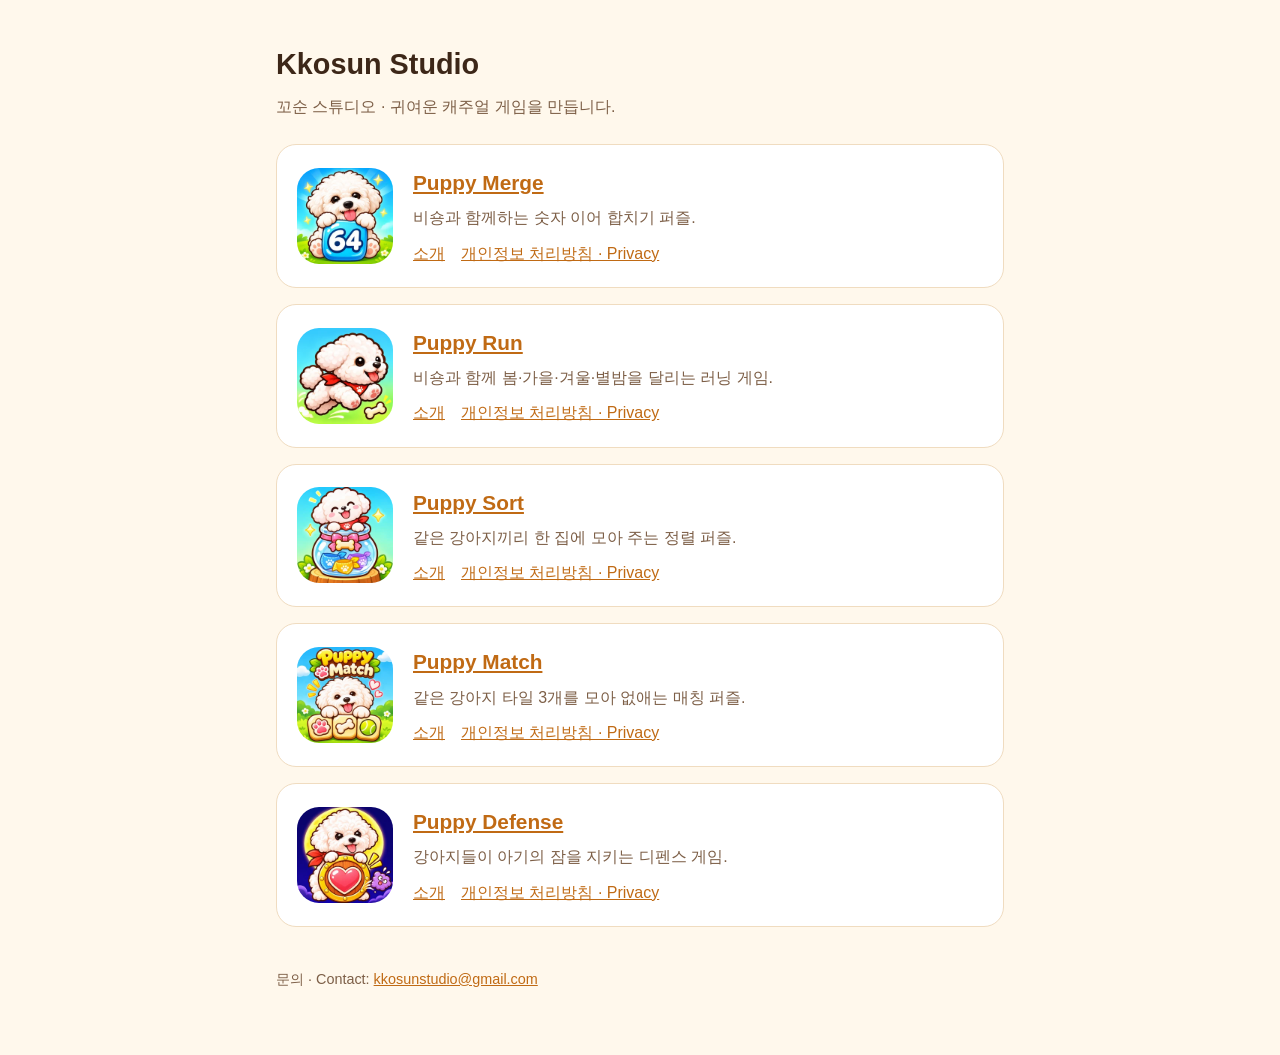
<file: index.html>
<!doctype html>
<html lang="ko">
<head>
<meta charset="utf-8">
<meta name="viewport" content="width=device-width, initial-scale=1">
<title>Kkosun Studio</title>
<meta name="description" content="Kkosun Studio(꼬순 스튜디오) — 귀여운 캐주얼 게임을 만듭니다.">
<link rel="stylesheet" href="/assets/site.css">
</head>
<body>
<main>
  <h1>Kkosun Studio</h1>
  <p class="lead">꼬순 스튜디오 · 귀여운 캐주얼 게임을 만듭니다.</p>

  <!-- 앱 목록: 새 앱은 아래 카드를 복사해서 추가 -->
  <div class="apps">
    <section class="app">
      <img src="/img/puppy-merge.webp" alt="Puppy Merge 아이콘">
      <div>
        <h2><a href="/puppy-merge/">Puppy Merge</a></h2>
        <p>비숑과 함께하는 숫자 이어 합치기 퍼즐.</p>
        <div class="links">
          <a href="/puppy-merge/">소개</a>
          <a href="/puppy-merge/privacy/">개인정보 처리방침 · Privacy</a>
        </div>
      </div>
    </section>
    <section class="app">
      <img src="/img/puppy-run.webp" alt="Puppy Run 아이콘">
      <div>
        <h2><a href="/puppy-run/">Puppy Run</a></h2>
        <p>비숑과 함께 봄·가을·겨울·별밤을 달리는 러닝 게임.</p>
        <div class="links">
          <a href="/puppy-run/">소개</a>
          <a href="/puppy-run/privacy/">개인정보 처리방침 · Privacy</a>
        </div>
      </div>
    </section>
    <section class="app">
      <img src="/img/puppy-sort.webp" alt="Puppy Sort 아이콘">
      <div>
        <h2><a href="/puppy-sort/">Puppy Sort</a></h2>
        <p>같은 강아지끼리 한 집에 모아 주는 정렬 퍼즐.</p>
        <div class="links">
          <a href="/puppy-sort/">소개</a>
          <a href="/puppy-sort/privacy/">개인정보 처리방침 · Privacy</a>
        </div>
      </div>
    </section>
    <section class="app">
      <img src="/img/puppy-match.webp" alt="Puppy Match 아이콘">
      <div>
        <h2><a href="/puppy-match/">Puppy Match</a></h2>
        <p>같은 강아지 타일 3개를 모아 없애는 매칭 퍼즐.</p>
        <div class="links">
          <a href="/puppy-match/">소개</a>
          <a href="/puppy-match/privacy/">개인정보 처리방침 · Privacy</a>
        </div>
      </div>
    </section>
    <section class="app">
      <img src="/img/puppy-defense.webp" alt="Puppy Defense 아이콘">
      <div>
        <h2><a href="/puppy-defense/">Puppy Defense</a></h2>
        <p>강아지들이 아기의 잠을 지키는 디펜스 게임.</p>
        <div class="links">
          <a href="/puppy-defense/">소개</a>
          <a href="/puppy-defense/privacy/">개인정보 처리방침 · Privacy</a>
        </div>
      </div>
    </section>
  </div>

  <footer>문의 · Contact: <a href="mailto:kkosunstudio@gmail.com">kkosunstudio@gmail.com</a></footer>
</main>
</body>
</html>
</file>
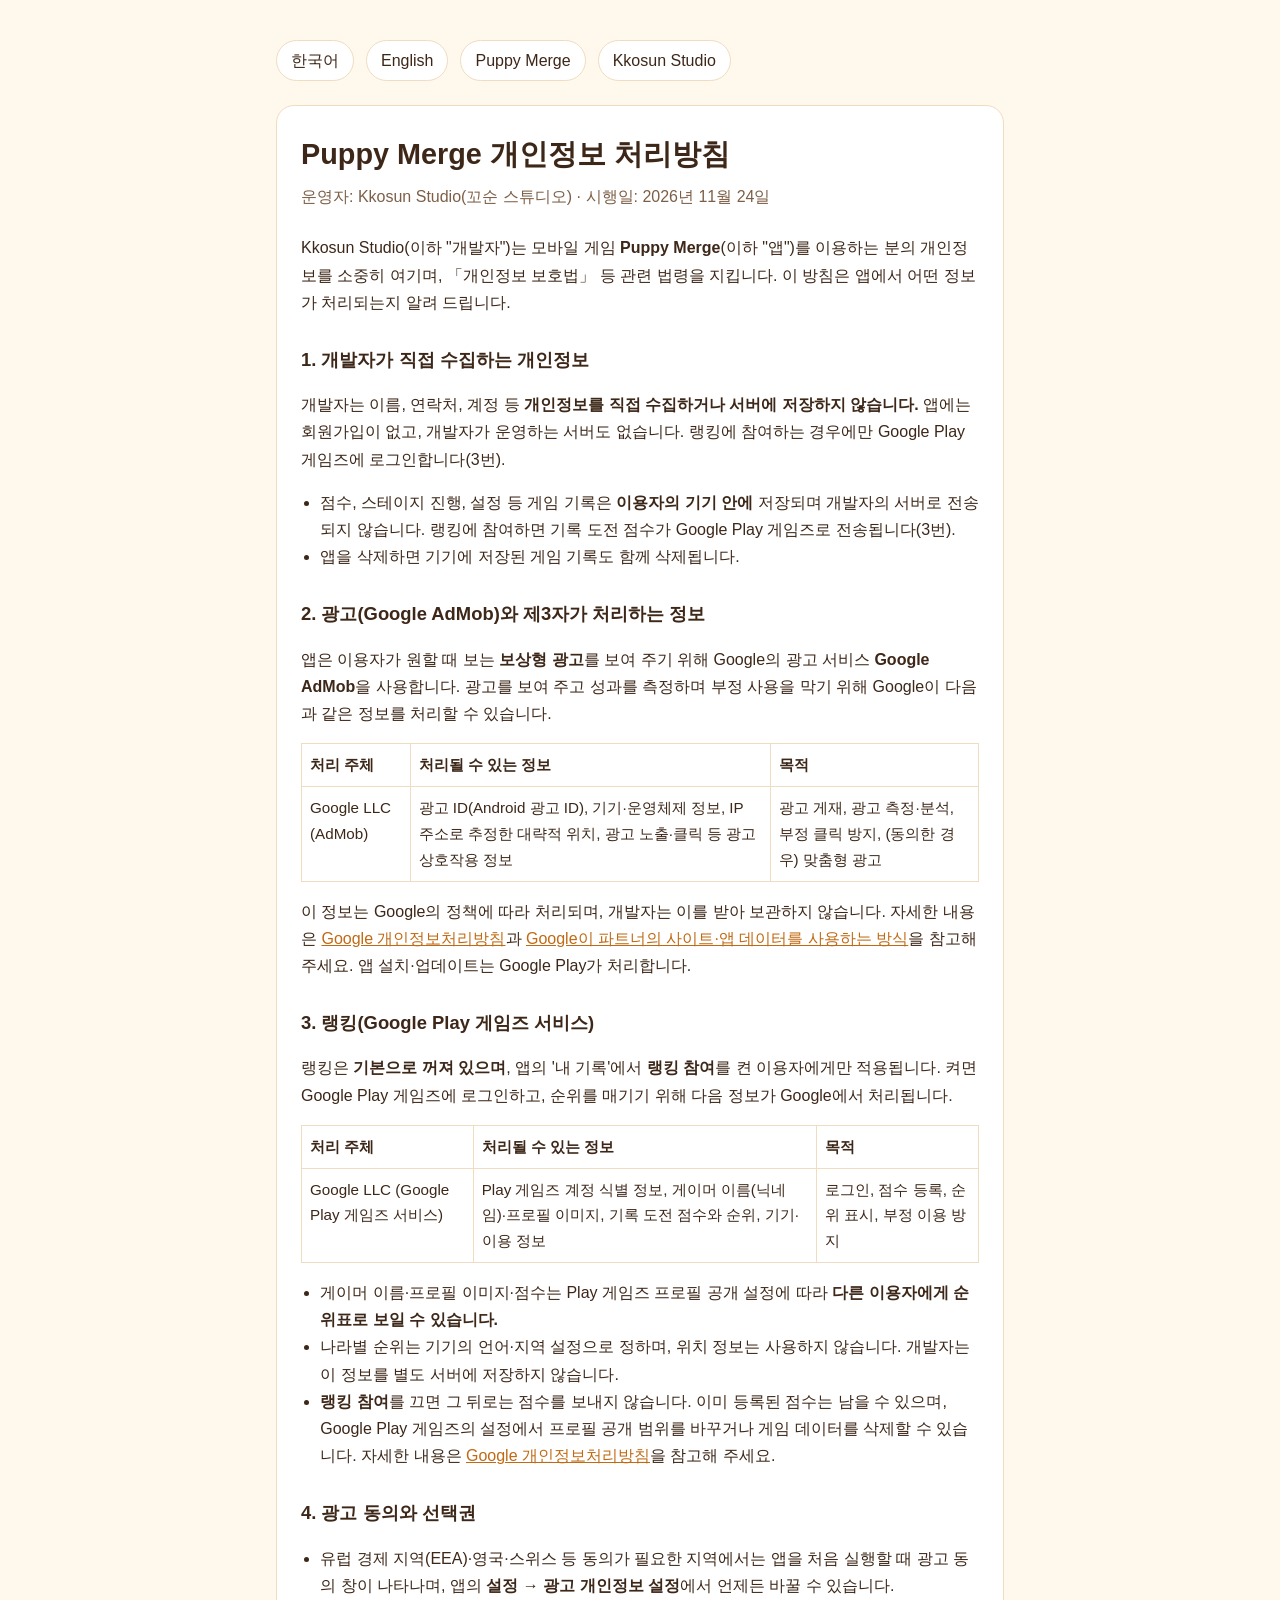
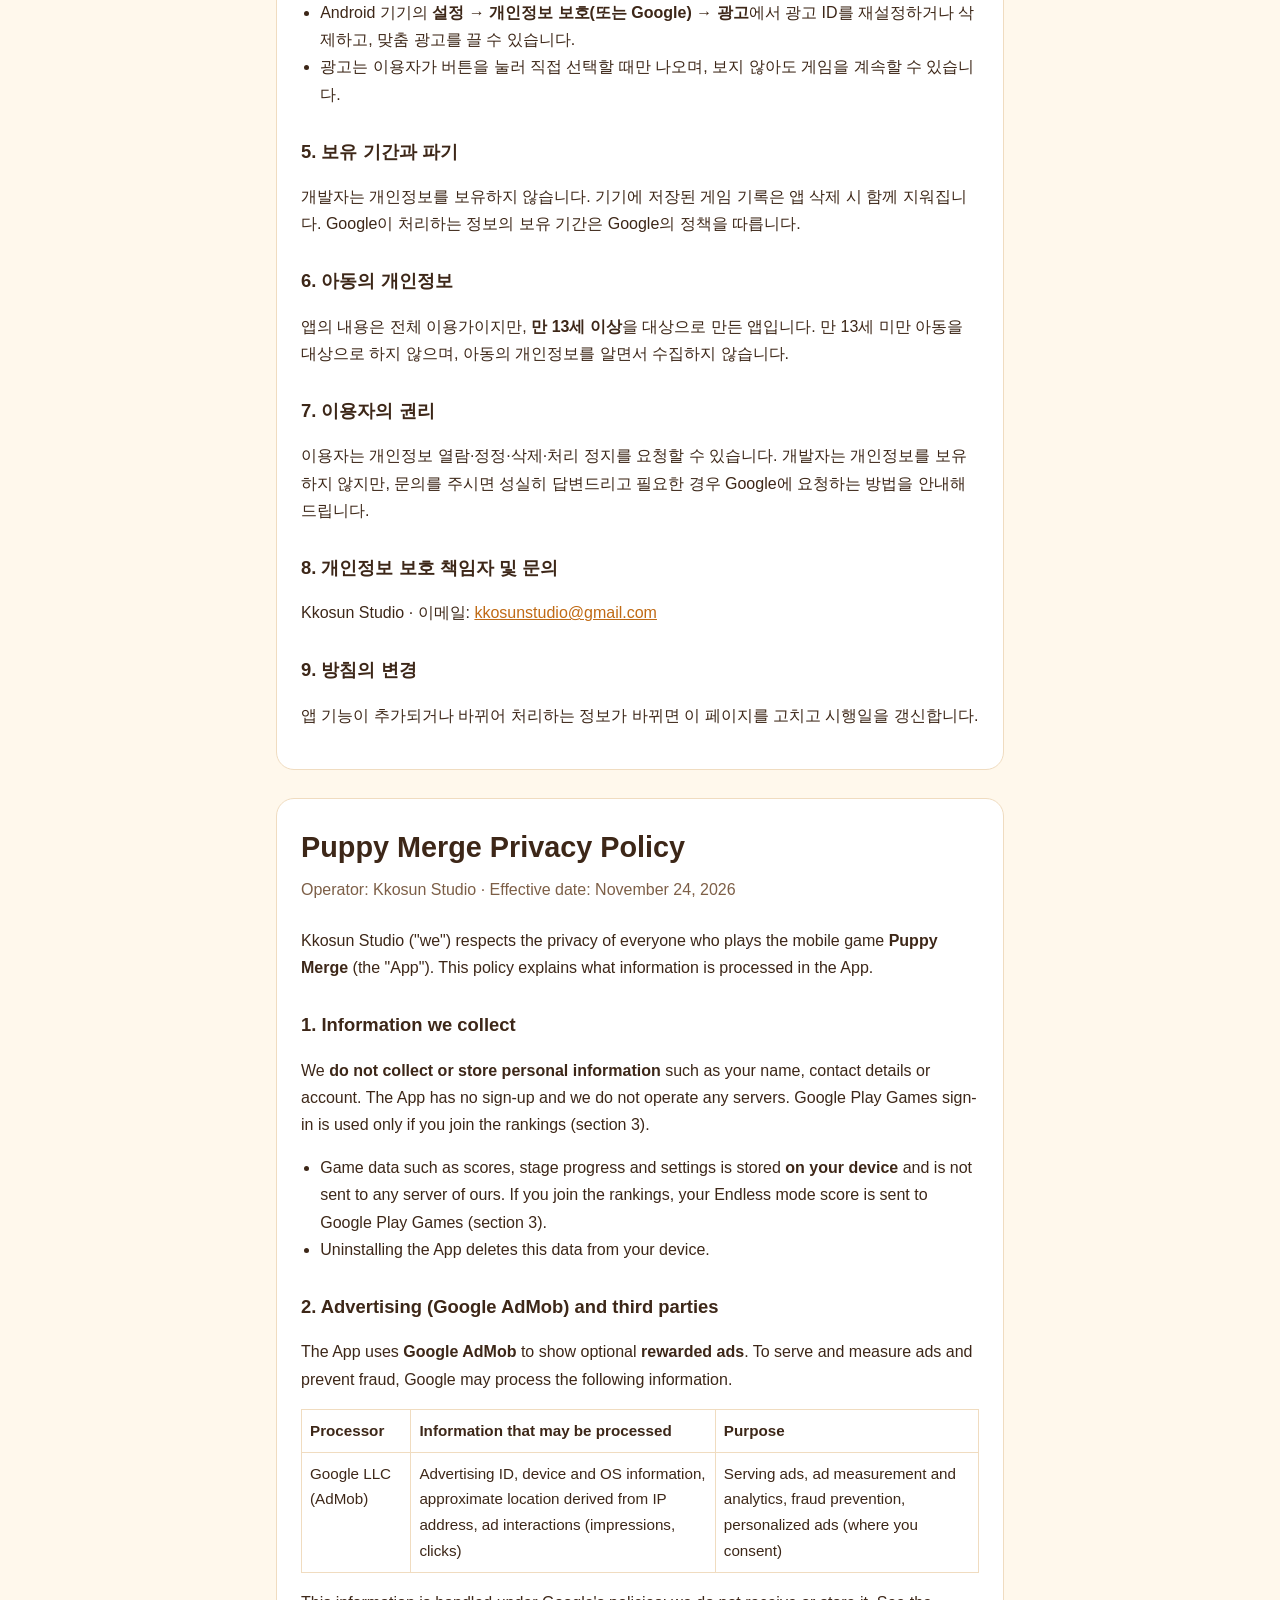
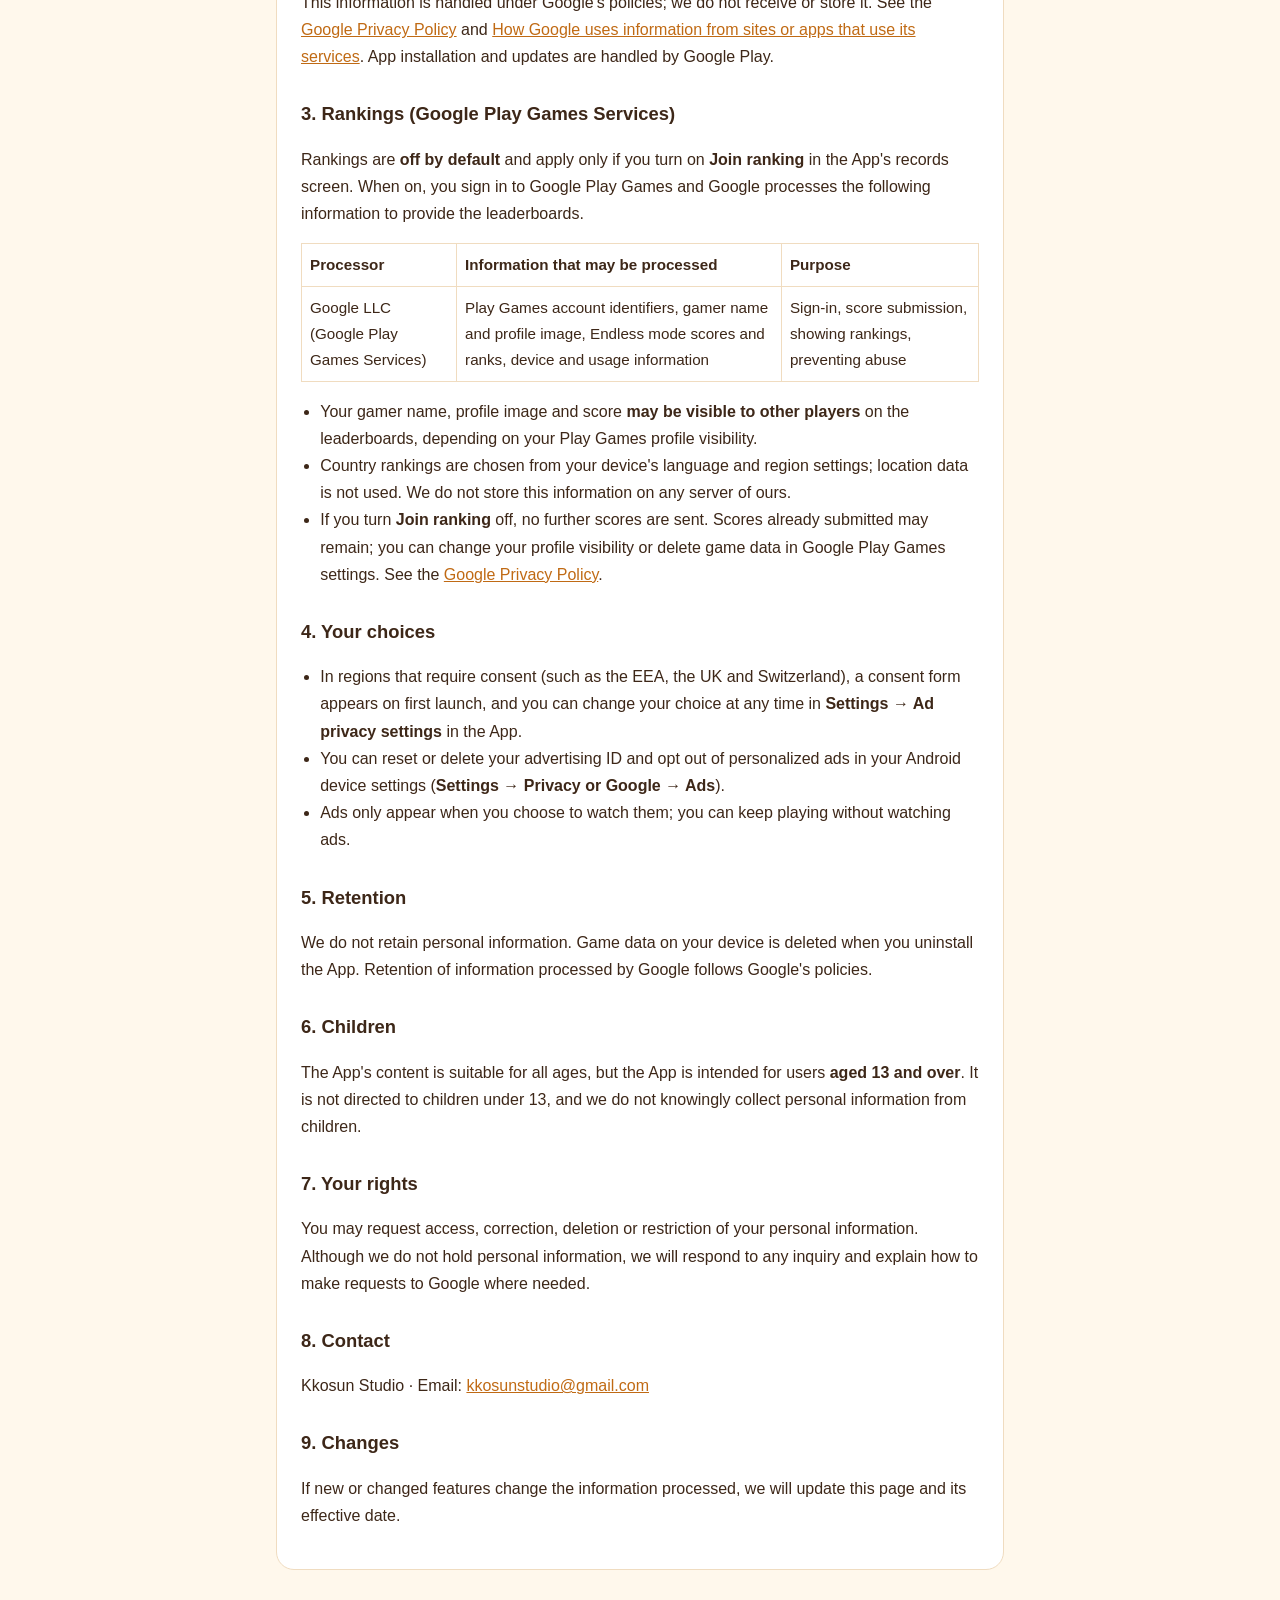
<file: privacy/index.html>
<!doctype html>
<html lang="ko">
<head>
<meta charset="utf-8">
<title>Privacy Policy · Kkosun Studio</title>
<!-- 예전 주소 호환: Puppy Merge 처리방침으로 이동 -->
<link rel="canonical" href="https://kkosunstudio.github.io/puppy-merge/privacy/">
<meta http-equiv="refresh" content="0; url=/puppy-merge/privacy/">
</head>
<body>
<p><a href="/puppy-merge/privacy/">Puppy Merge 개인정보 처리방침 · Privacy Policy</a></p>
</body>
</html>
</file>
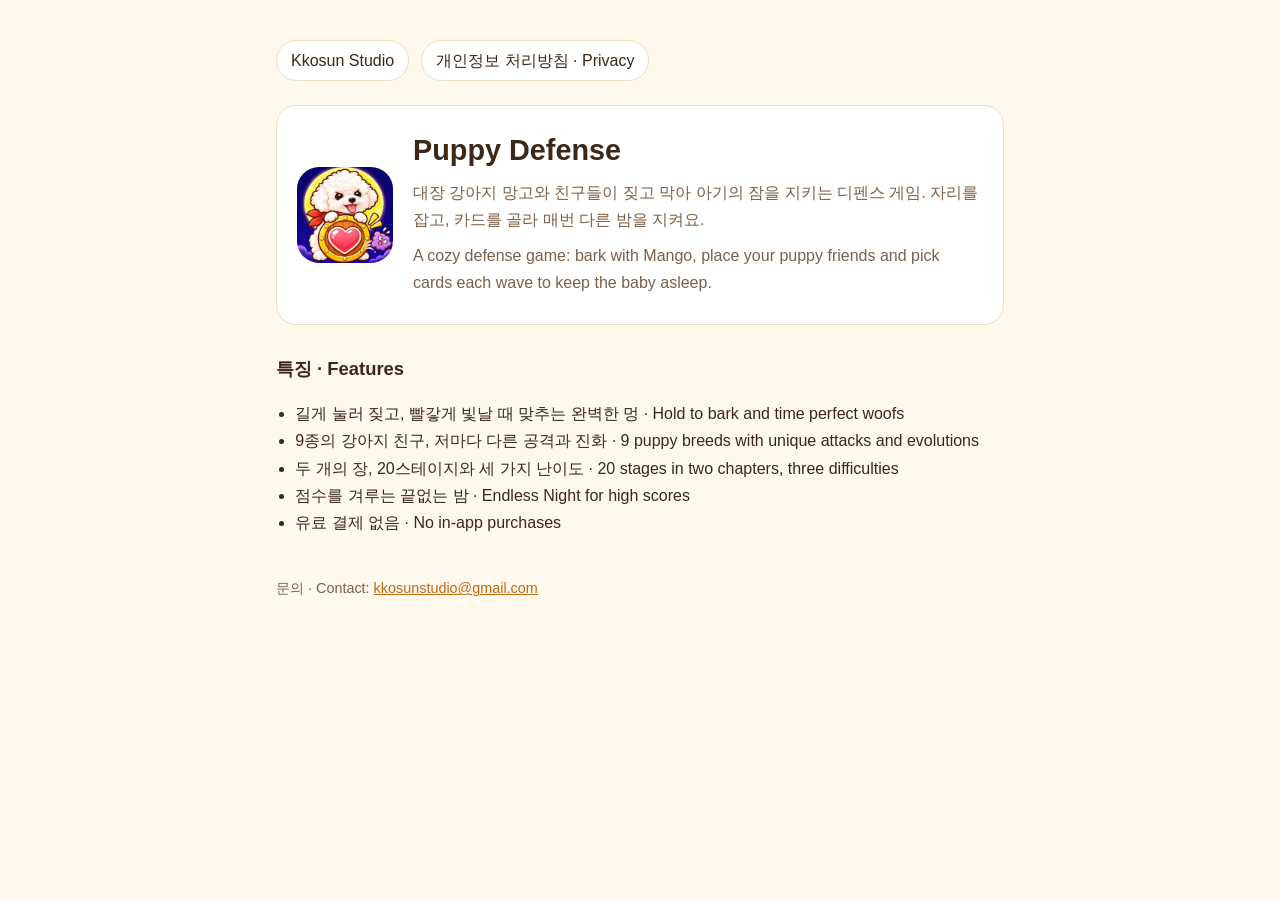
<file: puppy-defense/index.html>
<!doctype html>
<html lang="ko">
<head>
<meta charset="utf-8">
<meta name="viewport" content="width=device-width, initial-scale=1">
<title>Puppy Defense · Kkosun Studio</title>
<meta name="description" content="Puppy Defense — 강아지들이 아기의 잠을 지키는 디펜스 게임">
<link rel="stylesheet" href="/assets/site.css">
</head>
<body>
<main>
  <nav><a href="/">Kkosun Studio</a><a href="/puppy-defense/privacy/">개인정보 처리방침 · Privacy</a></nav>

  <section class="app">
    <img src="/img/puppy-defense.webp" alt="Puppy Defense 아이콘">
    <div>
      <h1>Puppy Defense</h1>
      <p>대장 강아지 망고와 친구들이 짖고 막아 아기의 잠을 지키는 디펜스 게임. 자리를 잡고, 카드를 골라 매번 다른 밤을 지켜요.</p>
      <p lang="en">A cozy defense game: bark with Mango, place your puppy friends and pick cards each wave to keep the baby asleep.</p>
    </div>
  </section>

  <h2>특징 · Features</h2>
  <ul>
    <li>길게 눌러 짖고, 빨갛게 빛날 때 맞추는 완벽한 멍 · Hold to bark and time perfect woofs</li>
    <li>9종의 강아지 친구, 저마다 다른 공격과 진화 · 9 puppy breeds with unique attacks and evolutions</li>
    <li>두 개의 장, 20스테이지와 세 가지 난이도 · 20 stages in two chapters, three difficulties</li>
    <li>점수를 겨루는 끝없는 밤 · Endless Night for high scores</li>
    <li>유료 결제 없음 · No in-app purchases</li>
  </ul>

  <footer>문의 · Contact: <a href="mailto:kkosunstudio@gmail.com">kkosunstudio@gmail.com</a></footer>
</main>
</body>
</html>
</file>
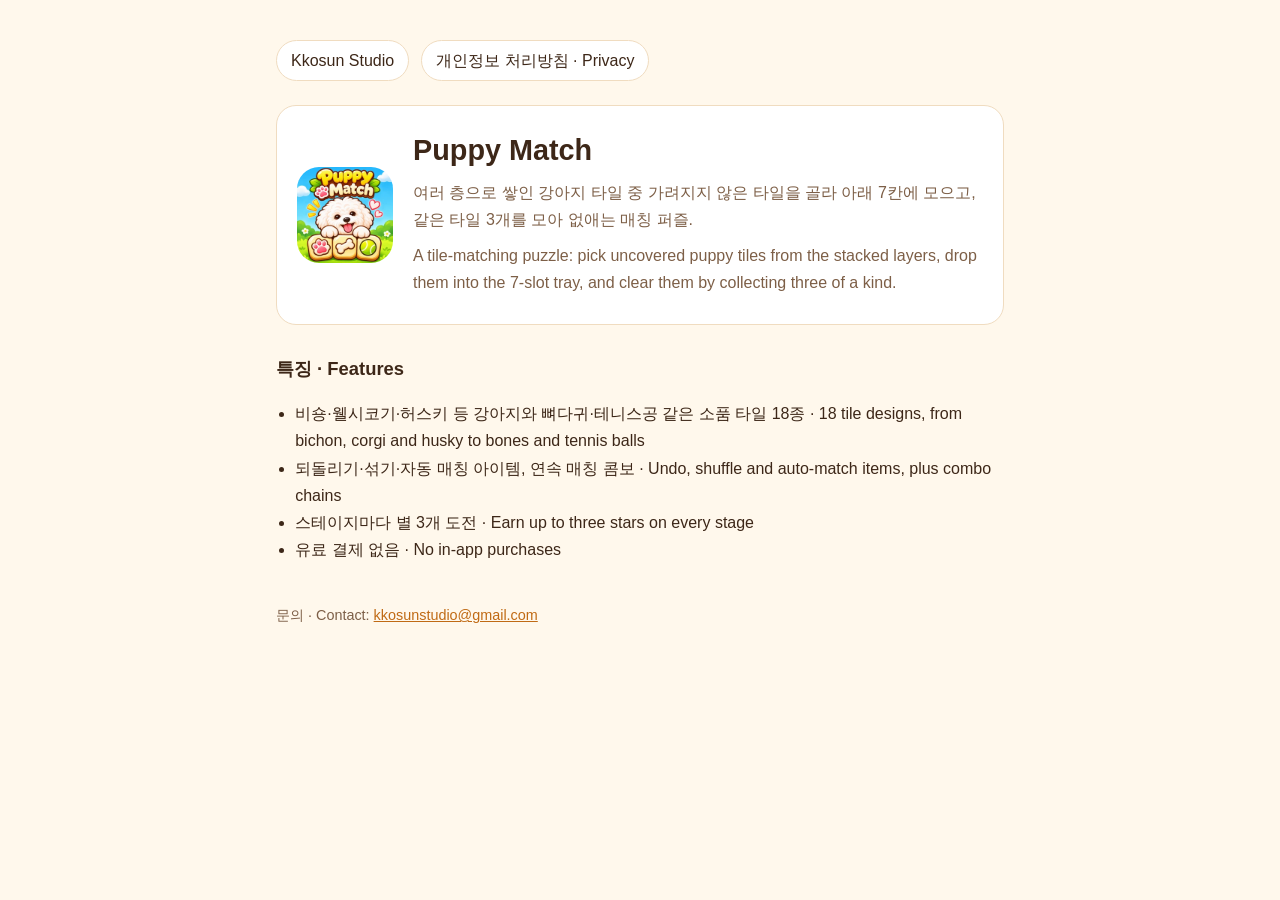
<file: puppy-match/index.html>
<!doctype html>
<html lang="ko">
<head>
<meta charset="utf-8">
<meta name="viewport" content="width=device-width, initial-scale=1">
<title>Puppy Match · Kkosun Studio</title>
<meta name="description" content="Puppy Match — 같은 타일 3개를 모아 없애는 강아지 타일 매칭 퍼즐">
<link rel="stylesheet" href="/assets/site.css">
</head>
<body>
<main>
  <nav><a href="/">Kkosun Studio</a><a href="/puppy-match/privacy/">개인정보 처리방침 · Privacy</a></nav>

  <section class="app">
    <img src="/img/puppy-match.webp" alt="Puppy Match 아이콘">
    <div>
      <h1>Puppy Match</h1>
      <p>여러 층으로 쌓인 강아지 타일 중 가려지지 않은 타일을 골라 아래 7칸에 모으고, 같은 타일 3개를 모아 없애는 매칭 퍼즐.</p>
      <p lang="en">A tile-matching puzzle: pick uncovered puppy tiles from the stacked layers, drop them into the 7-slot tray, and clear them by collecting three of a kind.</p>
    </div>
  </section>

  <h2>특징 · Features</h2>
  <ul>
    <li>비숑·웰시코기·허스키 등 강아지와 뼈다귀·테니스공 같은 소품 타일 18종 · 18 tile designs, from bichon, corgi and husky to bones and tennis balls</li>
    <li>되돌리기·섞기·자동 매칭 아이템, 연속 매칭 콤보 · Undo, shuffle and auto-match items, plus combo chains</li>
    <li>스테이지마다 별 3개 도전 · Earn up to three stars on every stage</li>
    <li>유료 결제 없음 · No in-app purchases</li>
  </ul>

  <footer>문의 · Contact: <a href="mailto:kkosunstudio@gmail.com">kkosunstudio@gmail.com</a></footer>
</main>
</body>
</html>
</file>
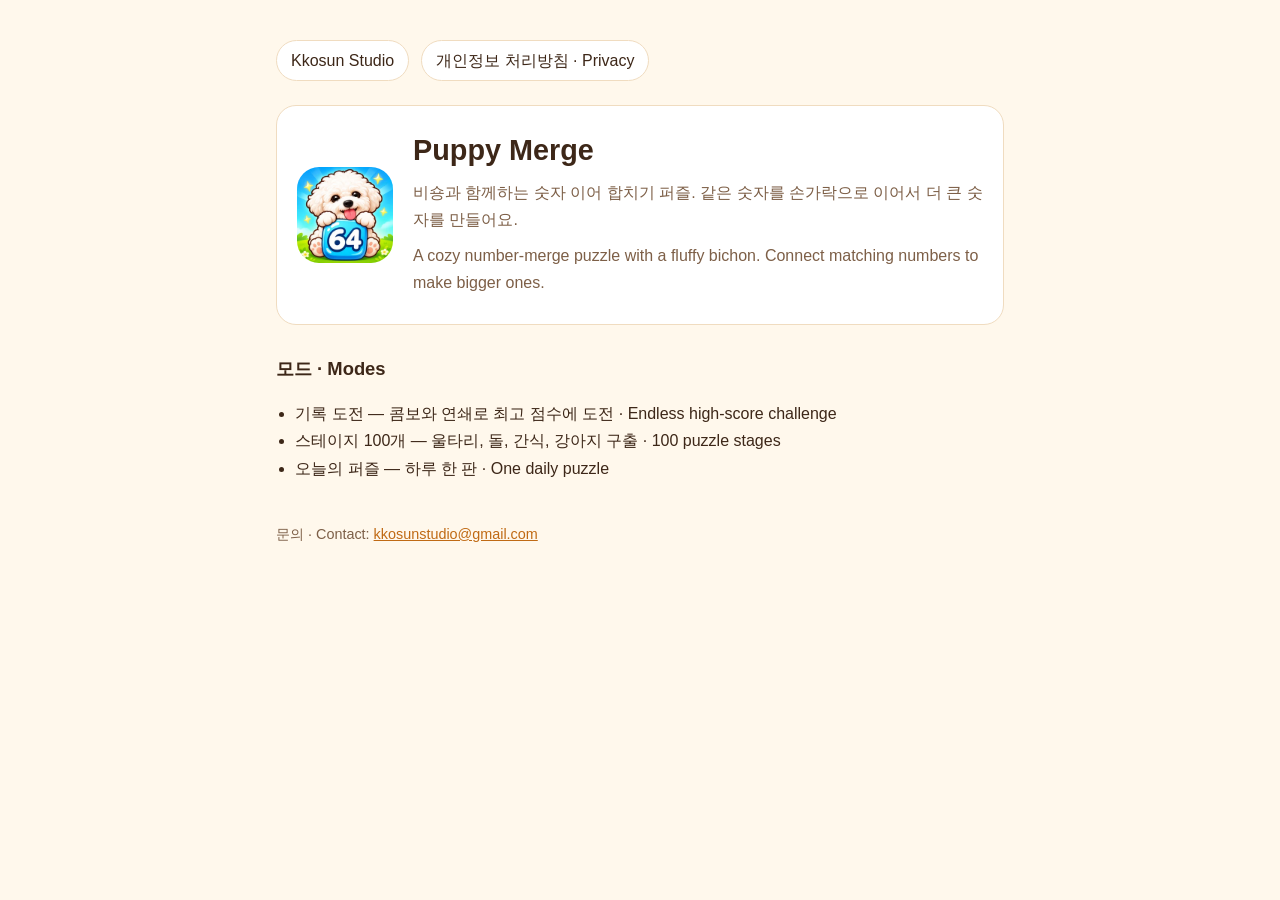
<file: puppy-merge/index.html>
<!doctype html>
<html lang="ko">
<head>
<meta charset="utf-8">
<meta name="viewport" content="width=device-width, initial-scale=1">
<title>Puppy Merge · Kkosun Studio</title>
<meta name="description" content="Puppy Merge — 비숑과 함께하는 숫자 이어 합치기 퍼즐">
<link rel="stylesheet" href="/assets/site.css">
</head>
<body>
<main>
  <nav><a href="/">Kkosun Studio</a><a href="/puppy-merge/privacy/">개인정보 처리방침 · Privacy</a></nav>

  <section class="app">
    <img src="/img/puppy-merge.webp" alt="Puppy Merge 아이콘">
    <div>
      <h1>Puppy Merge</h1>
      <p>비숑과 함께하는 숫자 이어 합치기 퍼즐. 같은 숫자를 손가락으로 이어서 더 큰 숫자를 만들어요.</p>
      <p lang="en">A cozy number-merge puzzle with a fluffy bichon. Connect matching numbers to make bigger ones.</p>
    </div>
  </section>

  <h2>모드 · Modes</h2>
  <ul>
    <li>기록 도전 — 콤보와 연쇄로 최고 점수에 도전 · Endless high-score challenge</li>
    <li>스테이지 100개 — 울타리, 돌, 간식, 강아지 구출 · 100 puzzle stages</li>
    <li>오늘의 퍼즐 — 하루 한 판 · One daily puzzle</li>
  </ul>

  <footer>문의 · Contact: <a href="mailto:kkosunstudio@gmail.com">kkosunstudio@gmail.com</a></footer>
</main>
</body>
</html>
</file>
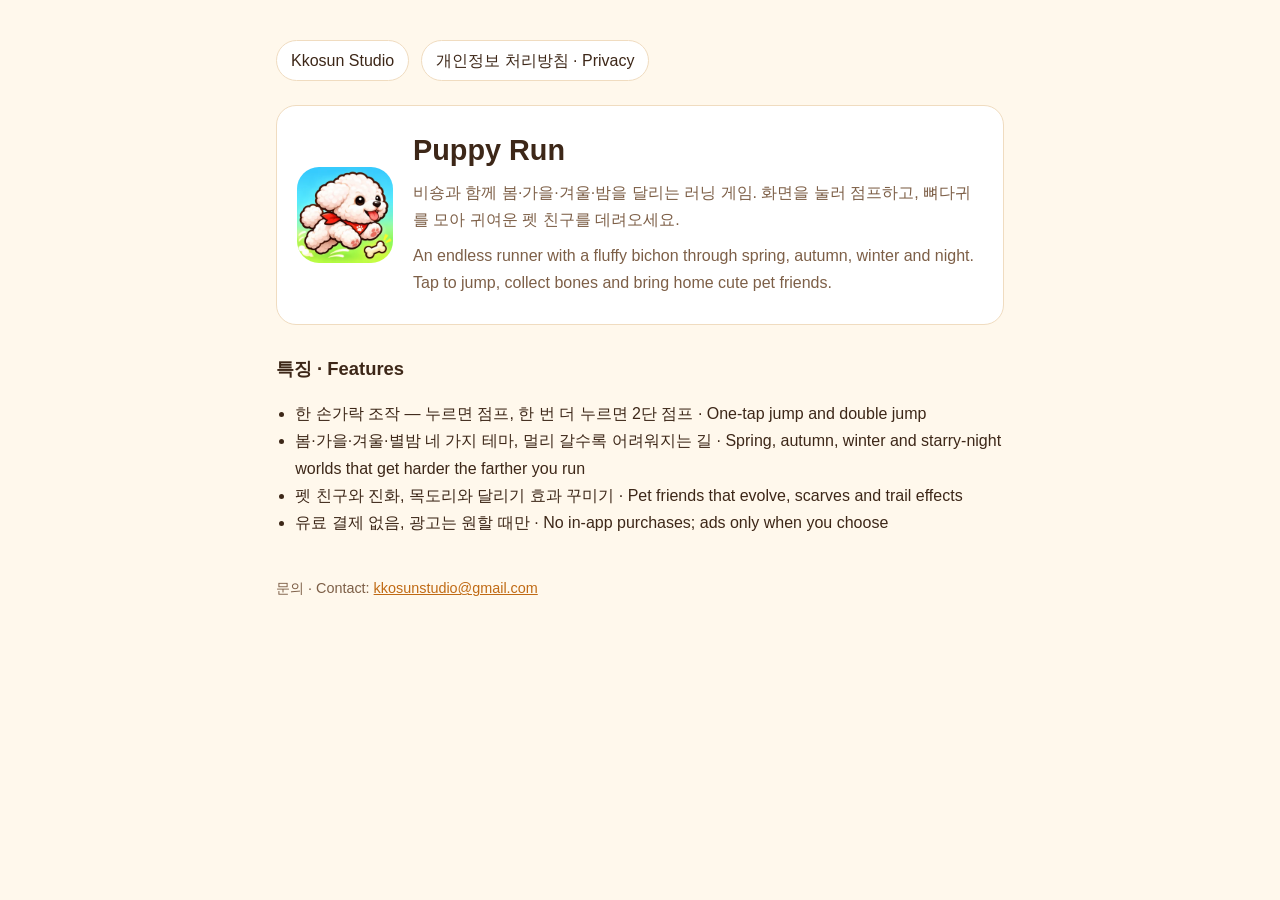
<file: puppy-run/index.html>
<!doctype html>
<html lang="ko">
<head>
<meta charset="utf-8">
<meta name="viewport" content="width=device-width, initial-scale=1">
<title>Puppy Run · Kkosun Studio</title>
<meta name="description" content="Puppy Run — 비숑과 함께 봄·가을·겨울·별밤을 달리는 러닝 게임">
<link rel="stylesheet" href="/assets/site.css">
</head>
<body>
<main>
  <nav><a href="/">Kkosun Studio</a><a href="/puppy-run/privacy/">개인정보 처리방침 · Privacy</a></nav>

  <section class="app">
    <img src="/img/puppy-run.webp" alt="Puppy Run 아이콘">
    <div>
      <h1>Puppy Run</h1>
      <p>비숑과 함께 봄·가을·겨울·밤을 달리는 러닝 게임. 화면을 눌러 점프하고, 뼈다귀를 모아 귀여운 펫 친구를 데려오세요.</p>
      <p lang="en">An endless runner with a fluffy bichon through spring, autumn, winter and night. Tap to jump, collect bones and bring home cute pet friends.</p>
    </div>
  </section>

  <h2>특징 · Features</h2>
  <ul>
    <li>한 손가락 조작 — 누르면 점프, 한 번 더 누르면 2단 점프 · One-tap jump and double jump</li>
    <li>봄·가을·겨울·별밤 네 가지 테마, 멀리 갈수록 어려워지는 길 · Spring, autumn, winter and starry-night worlds that get harder the farther you run</li>
    <li>펫 친구와 진화, 목도리와 달리기 효과 꾸미기 · Pet friends that evolve, scarves and trail effects</li>
    <li>유료 결제 없음, 광고는 원할 때만 · No in-app purchases; ads only when you choose</li>
  </ul>

  <footer>문의 · Contact: <a href="mailto:kkosunstudio@gmail.com">kkosunstudio@gmail.com</a></footer>
</main>
</body>
</html>
</file>
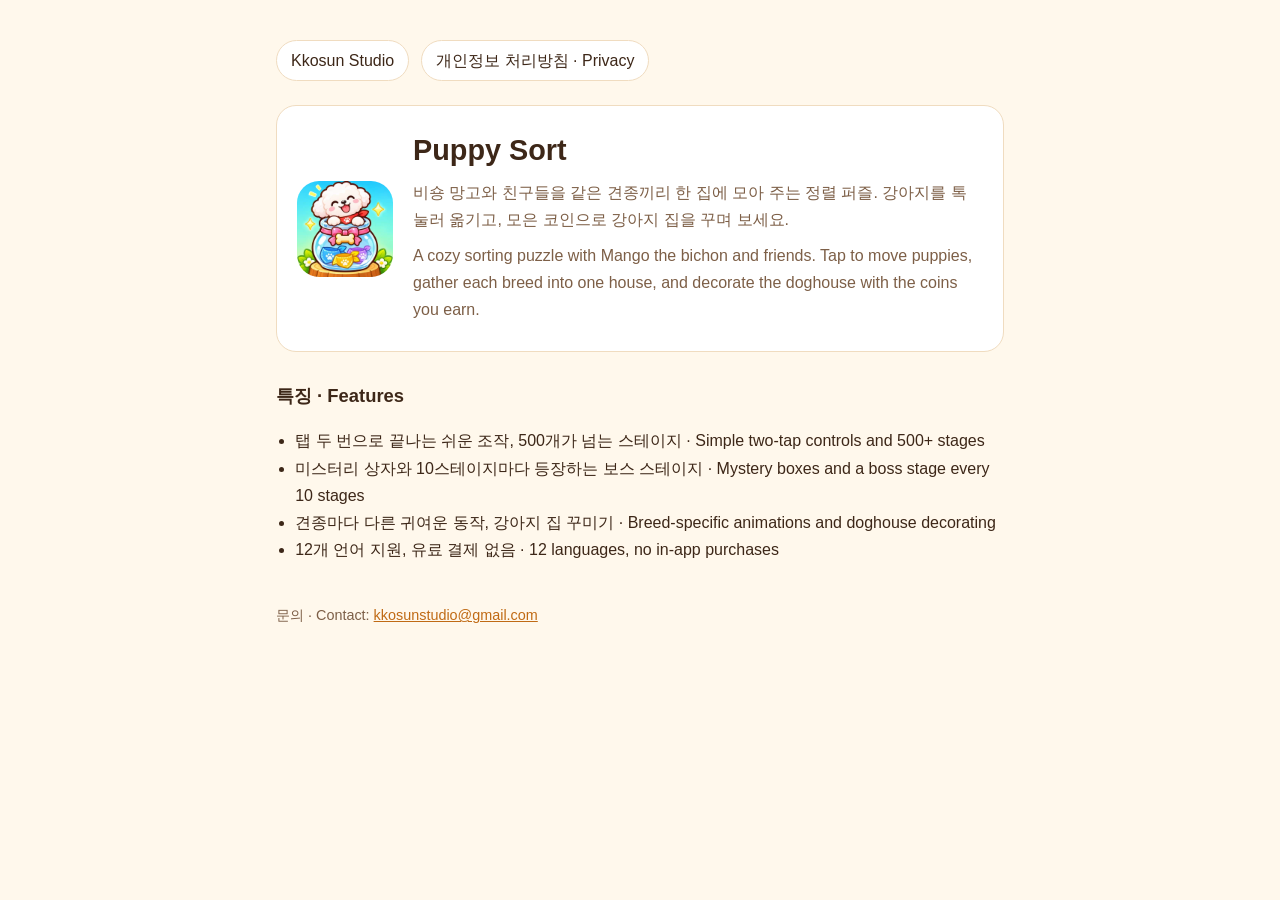
<file: puppy-sort/index.html>
<!doctype html>
<html lang="ko">
<head>
<meta charset="utf-8">
<meta name="viewport" content="width=device-width, initial-scale=1">
<title>Puppy Sort · Kkosun Studio</title>
<meta name="description" content="Puppy Sort — 같은 강아지끼리 모아 주는 귀여운 정렬 퍼즐">
<link rel="stylesheet" href="/assets/site.css">
</head>
<body>
<main>
  <nav><a href="/">Kkosun Studio</a><a href="/puppy-sort/privacy/">개인정보 처리방침 · Privacy</a></nav>

  <section class="app">
    <img src="/img/puppy-sort.webp" alt="Puppy Sort 아이콘">
    <div>
      <h1>Puppy Sort</h1>
      <p>비숑 망고와 친구들을 같은 견종끼리 한 집에 모아 주는 정렬 퍼즐. 강아지를 톡 눌러 옮기고, 모은 코인으로 강아지 집을 꾸며 보세요.</p>
      <p lang="en">A cozy sorting puzzle with Mango the bichon and friends. Tap to move puppies, gather each breed into one house, and decorate the doghouse with the coins you earn.</p>
    </div>
  </section>

  <h2>특징 · Features</h2>
  <ul>
    <li>탭 두 번으로 끝나는 쉬운 조작, 500개가 넘는 스테이지 · Simple two-tap controls and 500+ stages</li>
    <li>미스터리 상자와 10스테이지마다 등장하는 보스 스테이지 · Mystery boxes and a boss stage every 10 stages</li>
    <li>견종마다 다른 귀여운 동작, 강아지 집 꾸미기 · Breed-specific animations and doghouse decorating</li>
    <li>12개 언어 지원, 유료 결제 없음 · 12 languages, no in-app purchases</li>
  </ul>

  <footer>문의 · Contact: <a href="mailto:kkosunstudio@gmail.com">kkosunstudio@gmail.com</a></footer>
</main>
</body>
</html>
</file>
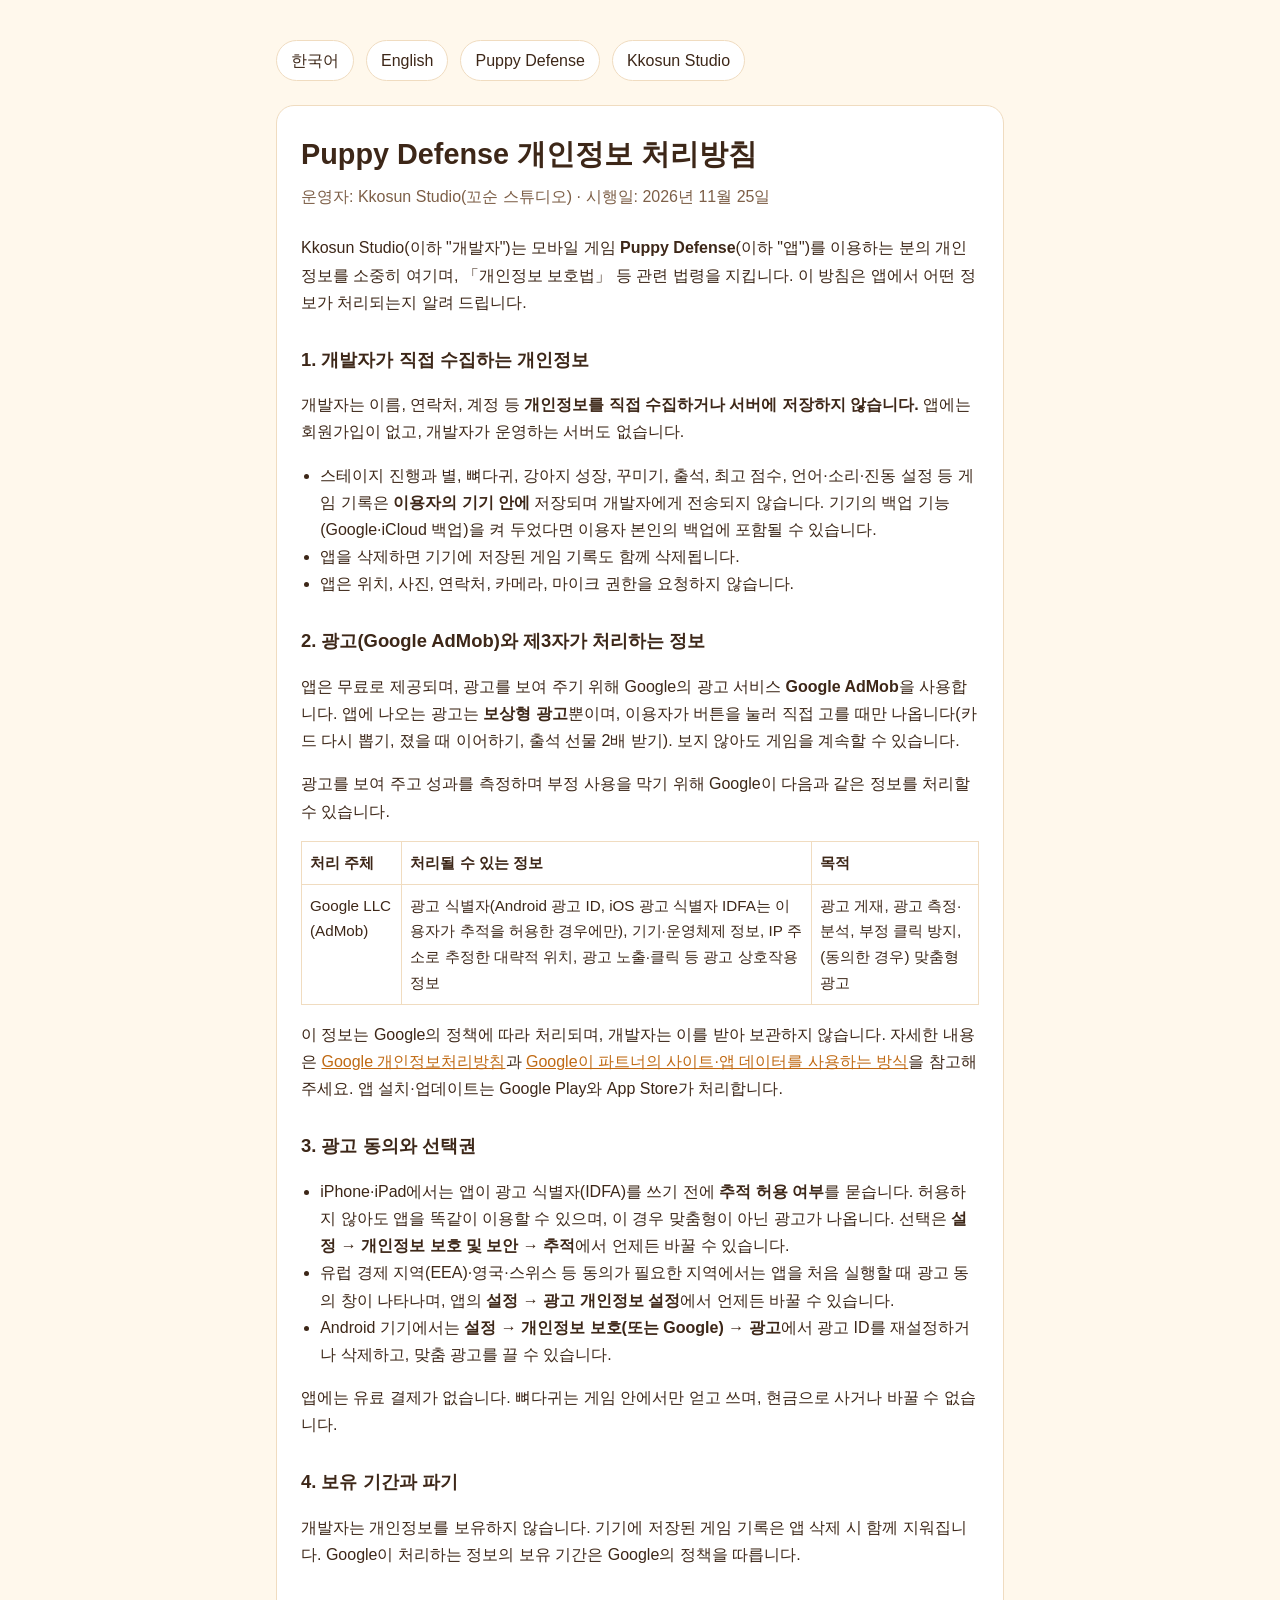
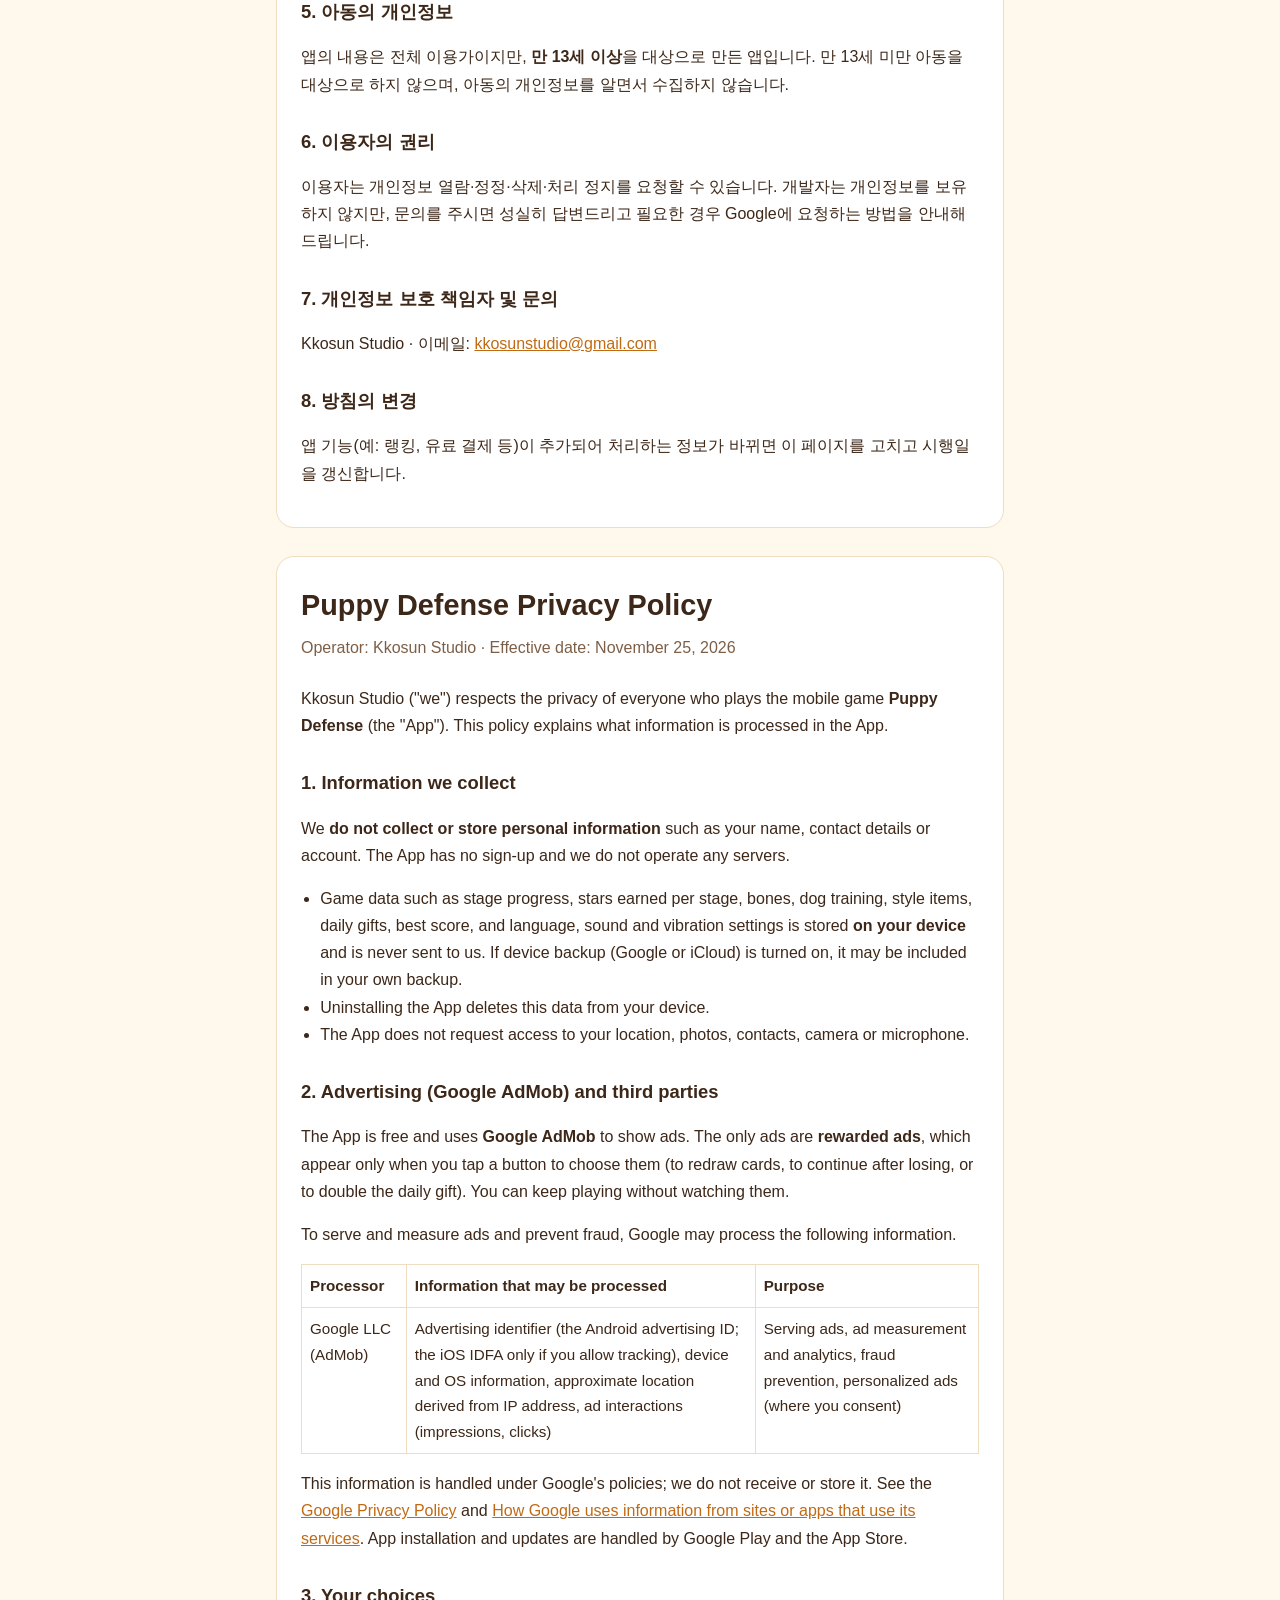
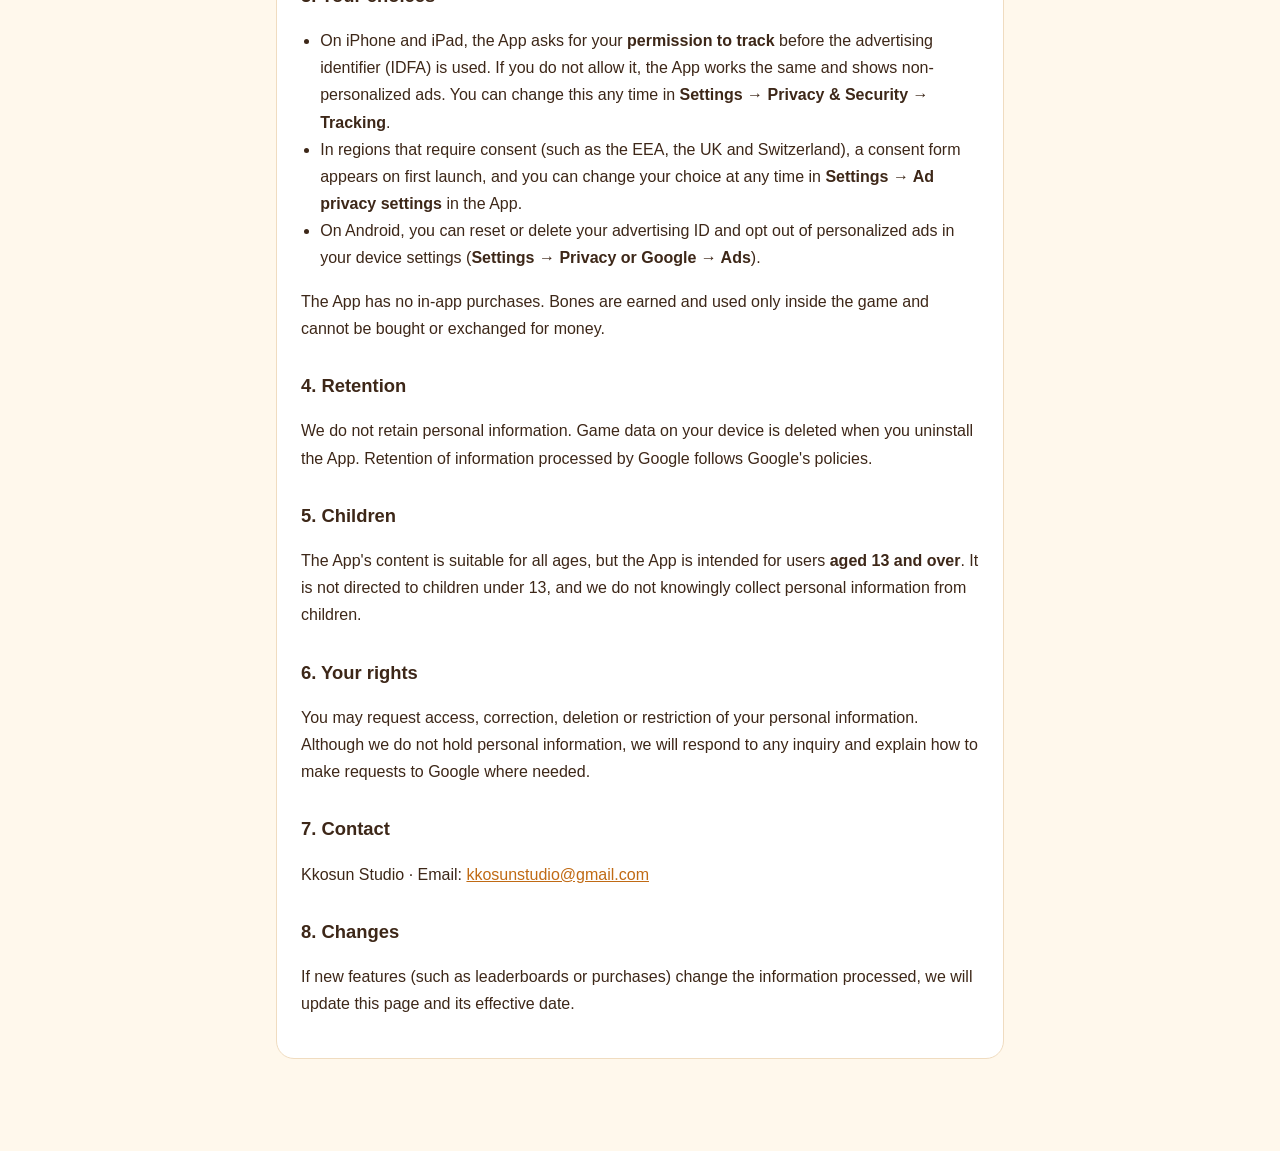
<file: puppy-defense/privacy/index.html>
<!doctype html>
<html lang="ko">
<head>
<meta charset="utf-8">
<meta name="viewport" content="width=device-width, initial-scale=1">
<title>Privacy Policy · Kkosun Studio</title>
<meta name="description" content="Puppy Defense 개인정보 처리방침 / Privacy Policy">
<link rel="stylesheet" href="/assets/site.css">
</head>
<body>
<main>
  <nav><a href="#ko">한국어</a><a href="#en">English</a><a href="/puppy-defense/">Puppy Defense</a><a href="/">Kkosun Studio</a></nav>

  <section class="lang" id="ko" lang="ko">
    <h1>Puppy Defense 개인정보 처리방침</h1>
    <p class="meta">운영자: Kkosun Studio(꼬순 스튜디오) · 시행일: 2026년 11월 25일</p>

    <p>Kkosun Studio(이하 "개발자")는 모바일 게임 <strong>Puppy Defense</strong>(이하 "앱")를 이용하는 분의 개인정보를 소중히 여기며, 「개인정보 보호법」 등 관련 법령을 지킵니다. 이 방침은 앱에서 어떤 정보가 처리되는지 알려 드립니다.</p>

    <h2>1. 개발자가 직접 수집하는 개인정보</h2>
    <p>개발자는 이름, 연락처, 계정 등 <strong>개인정보를 직접 수집하거나 서버에 저장하지 않습니다.</strong> 앱에는 회원가입이 없고, 개발자가 운영하는 서버도 없습니다.</p>
    <ul>
      <li>스테이지 진행과 별, 뼈다귀, 강아지 성장, 꾸미기, 출석, 최고 점수, 언어·소리·진동 설정 등 게임 기록은 <strong>이용자의 기기 안에</strong> 저장되며 개발자에게 전송되지 않습니다. 기기의 백업 기능(Google·iCloud 백업)을 켜 두었다면 이용자 본인의 백업에 포함될 수 있습니다.</li>
      <li>앱을 삭제하면 기기에 저장된 게임 기록도 함께 삭제됩니다.</li>
      <li>앱은 위치, 사진, 연락처, 카메라, 마이크 권한을 요청하지 않습니다.</li>
    </ul>

    <h2>2. 광고(Google AdMob)와 제3자가 처리하는 정보</h2>
    <p>앱은 무료로 제공되며, 광고를 보여 주기 위해 Google의 광고 서비스 <strong>Google AdMob</strong>을 사용합니다. 앱에 나오는 광고는 <strong>보상형 광고</strong>뿐이며, 이용자가 버튼을 눌러 직접 고를 때만 나옵니다(카드 다시 뽑기, 졌을 때 이어하기, 출석 선물 2배 받기). 보지 않아도 게임을 계속할 수 있습니다.</p>
    <p>광고를 보여 주고 성과를 측정하며 부정 사용을 막기 위해 Google이 다음과 같은 정보를 처리할 수 있습니다.</p>
    <div class="table"><table>
      <tr><th>처리 주체</th><th>처리될 수 있는 정보</th><th>목적</th></tr>
      <tr><td>Google LLC (AdMob)</td><td>광고 식별자(Android 광고 ID, iOS 광고 식별자 IDFA는 이용자가 추적을 허용한 경우에만), 기기·운영체제 정보, IP 주소로 추정한 대략적 위치, 광고 노출·클릭 등 광고 상호작용 정보</td><td>광고 게재, 광고 측정·분석, 부정 클릭 방지, (동의한 경우) 맞춤형 광고</td></tr>
    </table></div>
    <p>이 정보는 Google의 정책에 따라 처리되며, 개발자는 이를 받아 보관하지 않습니다. 자세한 내용은 <a href="https://policies.google.com/privacy" target="_blank" rel="noopener">Google 개인정보처리방침</a>과 <a href="https://policies.google.com/technologies/partner-sites" target="_blank" rel="noopener">Google이 파트너의 사이트·앱 데이터를 사용하는 방식</a>을 참고해 주세요. 앱 설치·업데이트는 Google Play와 App Store가 처리합니다.</p>

    <h2>3. 광고 동의와 선택권</h2>
    <ul>
      <li>iPhone·iPad에서는 앱이 광고 식별자(IDFA)를 쓰기 전에 <strong>추적 허용 여부</strong>를 묻습니다. 허용하지 않아도 앱을 똑같이 이용할 수 있으며, 이 경우 맞춤형이 아닌 광고가 나옵니다. 선택은 <strong>설정 → 개인정보 보호 및 보안 → 추적</strong>에서 언제든 바꿀 수 있습니다.</li>
      <li>유럽 경제 지역(EEA)·영국·스위스 등 동의가 필요한 지역에서는 앱을 처음 실행할 때 광고 동의 창이 나타나며, 앱의 <strong>설정 → 광고 개인정보 설정</strong>에서 언제든 바꿀 수 있습니다.</li>
      <li>Android 기기에서는 <strong>설정 → 개인정보 보호(또는 Google) → 광고</strong>에서 광고 ID를 재설정하거나 삭제하고, 맞춤 광고를 끌 수 있습니다.</li>
    </ul>

    <p>앱에는 유료 결제가 없습니다. 뼈다귀는 게임 안에서만 얻고 쓰며, 현금으로 사거나 바꿀 수 없습니다.</p>

    <h2>4. 보유 기간과 파기</h2>
    <p>개발자는 개인정보를 보유하지 않습니다. 기기에 저장된 게임 기록은 앱 삭제 시 함께 지워집니다. Google이 처리하는 정보의 보유 기간은 Google의 정책을 따릅니다.</p>

    <h2>5. 아동의 개인정보</h2>
    <p>앱의 내용은 전체 이용가이지만, <strong>만 13세 이상</strong>을 대상으로 만든 앱입니다. 만 13세 미만 아동을 대상으로 하지 않으며, 아동의 개인정보를 알면서 수집하지 않습니다.</p>

    <h2>6. 이용자의 권리</h2>
    <p>이용자는 개인정보 열람·정정·삭제·처리 정지를 요청할 수 있습니다. 개발자는 개인정보를 보유하지 않지만, 문의를 주시면 성실히 답변드리고 필요한 경우 Google에 요청하는 방법을 안내해 드립니다.</p>

    <h2>7. 개인정보 보호 책임자 및 문의</h2>
    <p>Kkosun Studio · 이메일: <a href="mailto:kkosunstudio@gmail.com">kkosunstudio@gmail.com</a></p>

    <h2>8. 방침의 변경</h2>
    <p>앱 기능(예: 랭킹, 유료 결제 등)이 추가되어 처리하는 정보가 바뀌면 이 페이지를 고치고 시행일을 갱신합니다.</p>
  </section>

  <section class="lang" id="en" lang="en">
    <h1>Puppy Defense Privacy Policy</h1>
    <p class="meta">Operator: Kkosun Studio · Effective date: November 25, 2026</p>

    <p>Kkosun Studio ("we") respects the privacy of everyone who plays the mobile game <strong>Puppy Defense</strong> (the "App"). This policy explains what information is processed in the App.</p>

    <h2>1. Information we collect</h2>
    <p>We <strong>do not collect or store personal information</strong> such as your name, contact details or account. The App has no sign-up and we do not operate any servers.</p>
    <ul>
      <li>Game data such as stage progress, stars earned per stage, bones, dog training, style items, daily gifts, best score, and language, sound and vibration settings is stored <strong>on your device</strong> and is never sent to us. If device backup (Google or iCloud) is turned on, it may be included in your own backup.</li>
      <li>Uninstalling the App deletes this data from your device.</li>
      <li>The App does not request access to your location, photos, contacts, camera or microphone.</li>
    </ul>

    <h2>2. Advertising (Google AdMob) and third parties</h2>
    <p>The App is free and uses <strong>Google AdMob</strong> to show ads. The only ads are <strong>rewarded ads</strong>, which appear only when you tap a button to choose them (to redraw cards, to continue after losing, or to double the daily gift). You can keep playing without watching them.</p>
    <p>To serve and measure ads and prevent fraud, Google may process the following information.</p>
    <div class="table"><table>
      <tr><th>Processor</th><th>Information that may be processed</th><th>Purpose</th></tr>
      <tr><td>Google LLC (AdMob)</td><td>Advertising identifier (the Android advertising ID; the iOS IDFA only if you allow tracking), device and OS information, approximate location derived from IP address, ad interactions (impressions, clicks)</td><td>Serving ads, ad measurement and analytics, fraud prevention, personalized ads (where you consent)</td></tr>
    </table></div>
    <p>This information is handled under Google's policies; we do not receive or store it. See the <a href="https://policies.google.com/privacy" target="_blank" rel="noopener">Google Privacy Policy</a> and <a href="https://policies.google.com/technologies/partner-sites" target="_blank" rel="noopener">How Google uses information from sites or apps that use its services</a>. App installation and updates are handled by Google Play and the App Store.</p>

    <h2>3. Your choices</h2>
    <ul>
      <li>On iPhone and iPad, the App asks for your <strong>permission to track</strong> before the advertising identifier (IDFA) is used. If you do not allow it, the App works the same and shows non-personalized ads. You can change this any time in <strong>Settings → Privacy &amp; Security → Tracking</strong>.</li>
      <li>In regions that require consent (such as the EEA, the UK and Switzerland), a consent form appears on first launch, and you can change your choice at any time in <strong>Settings → Ad privacy settings</strong> in the App.</li>
      <li>On Android, you can reset or delete your advertising ID and opt out of personalized ads in your device settings (<strong>Settings → Privacy or Google → Ads</strong>).</li>
    </ul>

    <p>The App has no in-app purchases. Bones are earned and used only inside the game and cannot be bought or exchanged for money.</p>

    <h2>4. Retention</h2>
    <p>We do not retain personal information. Game data on your device is deleted when you uninstall the App. Retention of information processed by Google follows Google's policies.</p>

    <h2>5. Children</h2>
    <p>The App's content is suitable for all ages, but the App is intended for users <strong>aged 13 and over</strong>. It is not directed to children under 13, and we do not knowingly collect personal information from children.</p>

    <h2>6. Your rights</h2>
    <p>You may request access, correction, deletion or restriction of your personal information. Although we do not hold personal information, we will respond to any inquiry and explain how to make requests to Google where needed.</p>

    <h2>7. Contact</h2>
    <p>Kkosun Studio · Email: <a href="mailto:kkosunstudio@gmail.com">kkosunstudio@gmail.com</a></p>

    <h2>8. Changes</h2>
    <p>If new features (such as leaderboards or purchases) change the information processed, we will update this page and its effective date.</p>
  </section>
</main>
</body>
</html>
</file>
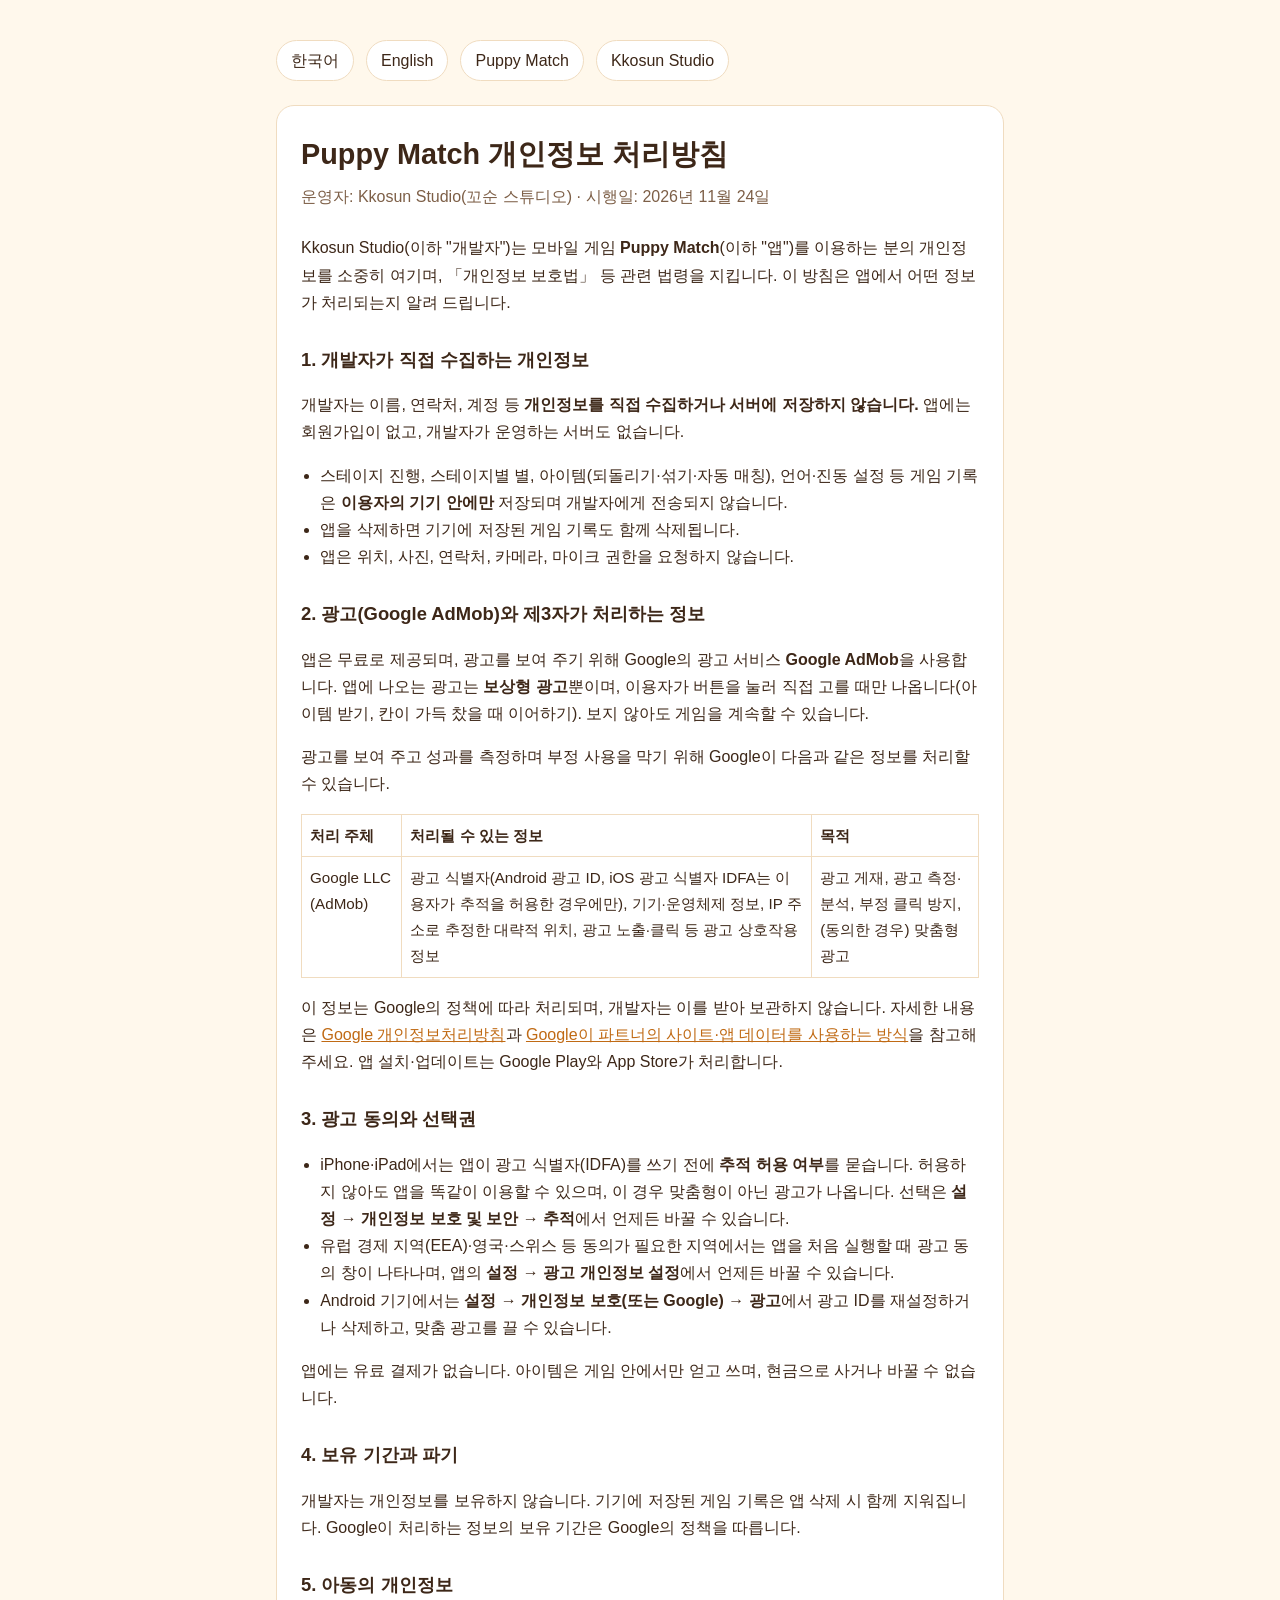
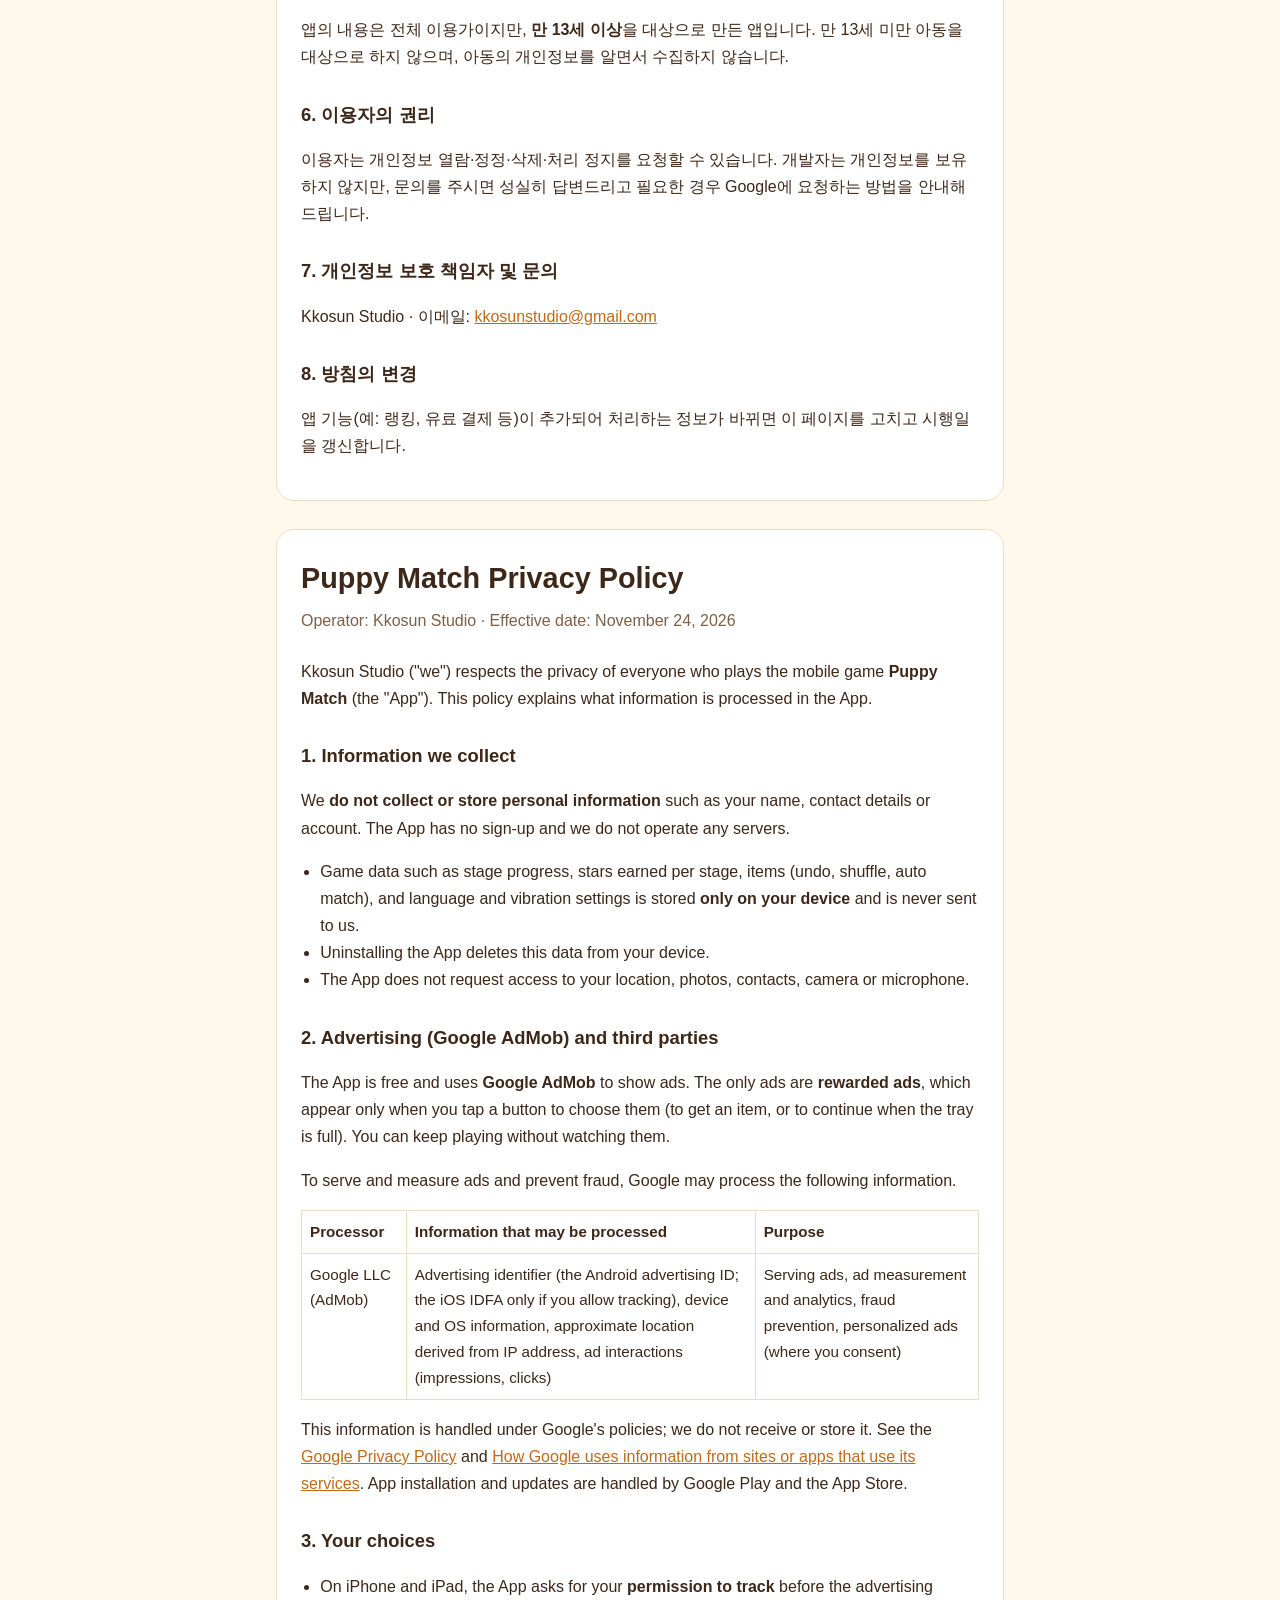
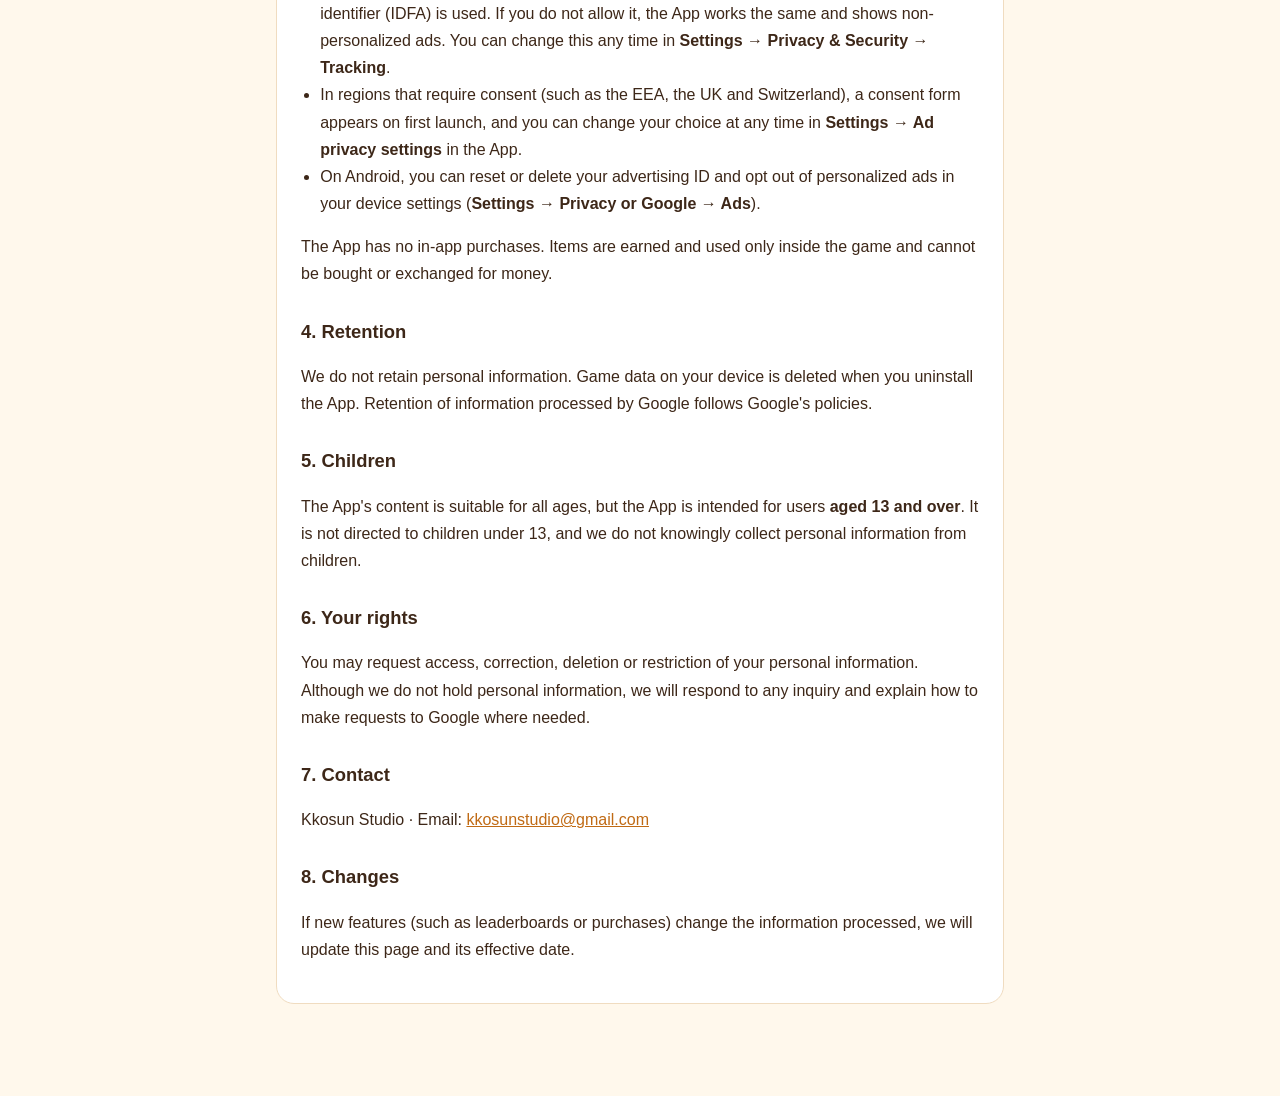
<file: puppy-match/privacy/index.html>
<!doctype html>
<html lang="ko">
<head>
<meta charset="utf-8">
<meta name="viewport" content="width=device-width, initial-scale=1">
<title>Privacy Policy · Kkosun Studio</title>
<meta name="description" content="Puppy Match 개인정보 처리방침 / Privacy Policy">
<link rel="stylesheet" href="/assets/site.css">
</head>
<body>
<main>
  <nav><a href="#ko">한국어</a><a href="#en">English</a><a href="/puppy-match/">Puppy Match</a><a href="/">Kkosun Studio</a></nav>

  <section class="lang" id="ko" lang="ko">
    <h1>Puppy Match 개인정보 처리방침</h1>
    <p class="meta">운영자: Kkosun Studio(꼬순 스튜디오) · 시행일: 2026년 11월 24일</p>

    <p>Kkosun Studio(이하 "개발자")는 모바일 게임 <strong>Puppy Match</strong>(이하 "앱")를 이용하는 분의 개인정보를 소중히 여기며, 「개인정보 보호법」 등 관련 법령을 지킵니다. 이 방침은 앱에서 어떤 정보가 처리되는지 알려 드립니다.</p>

    <h2>1. 개발자가 직접 수집하는 개인정보</h2>
    <p>개발자는 이름, 연락처, 계정 등 <strong>개인정보를 직접 수집하거나 서버에 저장하지 않습니다.</strong> 앱에는 회원가입이 없고, 개발자가 운영하는 서버도 없습니다.</p>
    <ul>
      <li>스테이지 진행, 스테이지별 별, 아이템(되돌리기·섞기·자동 매칭), 언어·진동 설정 등 게임 기록은 <strong>이용자의 기기 안에만</strong> 저장되며 개발자에게 전송되지 않습니다.</li>
      <li>앱을 삭제하면 기기에 저장된 게임 기록도 함께 삭제됩니다.</li>
      <li>앱은 위치, 사진, 연락처, 카메라, 마이크 권한을 요청하지 않습니다.</li>
    </ul>

    <h2>2. 광고(Google AdMob)와 제3자가 처리하는 정보</h2>
    <p>앱은 무료로 제공되며, 광고를 보여 주기 위해 Google의 광고 서비스 <strong>Google AdMob</strong>을 사용합니다. 앱에 나오는 광고는 <strong>보상형 광고</strong>뿐이며, 이용자가 버튼을 눌러 직접 고를 때만 나옵니다(아이템 받기, 칸이 가득 찼을 때 이어하기). 보지 않아도 게임을 계속할 수 있습니다.</p>
    <p>광고를 보여 주고 성과를 측정하며 부정 사용을 막기 위해 Google이 다음과 같은 정보를 처리할 수 있습니다.</p>
    <div class="table"><table>
      <tr><th>처리 주체</th><th>처리될 수 있는 정보</th><th>목적</th></tr>
      <tr><td>Google LLC (AdMob)</td><td>광고 식별자(Android 광고 ID, iOS 광고 식별자 IDFA는 이용자가 추적을 허용한 경우에만), 기기·운영체제 정보, IP 주소로 추정한 대략적 위치, 광고 노출·클릭 등 광고 상호작용 정보</td><td>광고 게재, 광고 측정·분석, 부정 클릭 방지, (동의한 경우) 맞춤형 광고</td></tr>
    </table></div>
    <p>이 정보는 Google의 정책에 따라 처리되며, 개발자는 이를 받아 보관하지 않습니다. 자세한 내용은 <a href="https://policies.google.com/privacy" target="_blank" rel="noopener">Google 개인정보처리방침</a>과 <a href="https://policies.google.com/technologies/partner-sites" target="_blank" rel="noopener">Google이 파트너의 사이트·앱 데이터를 사용하는 방식</a>을 참고해 주세요. 앱 설치·업데이트는 Google Play와 App Store가 처리합니다.</p>

    <h2>3. 광고 동의와 선택권</h2>
    <ul>
      <li>iPhone·iPad에서는 앱이 광고 식별자(IDFA)를 쓰기 전에 <strong>추적 허용 여부</strong>를 묻습니다. 허용하지 않아도 앱을 똑같이 이용할 수 있으며, 이 경우 맞춤형이 아닌 광고가 나옵니다. 선택은 <strong>설정 → 개인정보 보호 및 보안 → 추적</strong>에서 언제든 바꿀 수 있습니다.</li>
      <li>유럽 경제 지역(EEA)·영국·스위스 등 동의가 필요한 지역에서는 앱을 처음 실행할 때 광고 동의 창이 나타나며, 앱의 <strong>설정 → 광고 개인정보 설정</strong>에서 언제든 바꿀 수 있습니다.</li>
      <li>Android 기기에서는 <strong>설정 → 개인정보 보호(또는 Google) → 광고</strong>에서 광고 ID를 재설정하거나 삭제하고, 맞춤 광고를 끌 수 있습니다.</li>
    </ul>

    <p>앱에는 유료 결제가 없습니다. 아이템은 게임 안에서만 얻고 쓰며, 현금으로 사거나 바꿀 수 없습니다.</p>

    <h2>4. 보유 기간과 파기</h2>
    <p>개발자는 개인정보를 보유하지 않습니다. 기기에 저장된 게임 기록은 앱 삭제 시 함께 지워집니다. Google이 처리하는 정보의 보유 기간은 Google의 정책을 따릅니다.</p>

    <h2>5. 아동의 개인정보</h2>
    <p>앱의 내용은 전체 이용가이지만, <strong>만 13세 이상</strong>을 대상으로 만든 앱입니다. 만 13세 미만 아동을 대상으로 하지 않으며, 아동의 개인정보를 알면서 수집하지 않습니다.</p>

    <h2>6. 이용자의 권리</h2>
    <p>이용자는 개인정보 열람·정정·삭제·처리 정지를 요청할 수 있습니다. 개발자는 개인정보를 보유하지 않지만, 문의를 주시면 성실히 답변드리고 필요한 경우 Google에 요청하는 방법을 안내해 드립니다.</p>

    <h2>7. 개인정보 보호 책임자 및 문의</h2>
    <p>Kkosun Studio · 이메일: <a href="mailto:kkosunstudio@gmail.com">kkosunstudio@gmail.com</a></p>

    <h2>8. 방침의 변경</h2>
    <p>앱 기능(예: 랭킹, 유료 결제 등)이 추가되어 처리하는 정보가 바뀌면 이 페이지를 고치고 시행일을 갱신합니다.</p>
  </section>

  <section class="lang" id="en" lang="en">
    <h1>Puppy Match Privacy Policy</h1>
    <p class="meta">Operator: Kkosun Studio · Effective date: November 24, 2026</p>

    <p>Kkosun Studio ("we") respects the privacy of everyone who plays the mobile game <strong>Puppy Match</strong> (the "App"). This policy explains what information is processed in the App.</p>

    <h2>1. Information we collect</h2>
    <p>We <strong>do not collect or store personal information</strong> such as your name, contact details or account. The App has no sign-up and we do not operate any servers.</p>
    <ul>
      <li>Game data such as stage progress, stars earned per stage, items (undo, shuffle, auto match), and language and vibration settings is stored <strong>only on your device</strong> and is never sent to us.</li>
      <li>Uninstalling the App deletes this data from your device.</li>
      <li>The App does not request access to your location, photos, contacts, camera or microphone.</li>
    </ul>

    <h2>2. Advertising (Google AdMob) and third parties</h2>
    <p>The App is free and uses <strong>Google AdMob</strong> to show ads. The only ads are <strong>rewarded ads</strong>, which appear only when you tap a button to choose them (to get an item, or to continue when the tray is full). You can keep playing without watching them.</p>
    <p>To serve and measure ads and prevent fraud, Google may process the following information.</p>
    <div class="table"><table>
      <tr><th>Processor</th><th>Information that may be processed</th><th>Purpose</th></tr>
      <tr><td>Google LLC (AdMob)</td><td>Advertising identifier (the Android advertising ID; the iOS IDFA only if you allow tracking), device and OS information, approximate location derived from IP address, ad interactions (impressions, clicks)</td><td>Serving ads, ad measurement and analytics, fraud prevention, personalized ads (where you consent)</td></tr>
    </table></div>
    <p>This information is handled under Google's policies; we do not receive or store it. See the <a href="https://policies.google.com/privacy" target="_blank" rel="noopener">Google Privacy Policy</a> and <a href="https://policies.google.com/technologies/partner-sites" target="_blank" rel="noopener">How Google uses information from sites or apps that use its services</a>. App installation and updates are handled by Google Play and the App Store.</p>

    <h2>3. Your choices</h2>
    <ul>
      <li>On iPhone and iPad, the App asks for your <strong>permission to track</strong> before the advertising identifier (IDFA) is used. If you do not allow it, the App works the same and shows non-personalized ads. You can change this any time in <strong>Settings → Privacy &amp; Security → Tracking</strong>.</li>
      <li>In regions that require consent (such as the EEA, the UK and Switzerland), a consent form appears on first launch, and you can change your choice at any time in <strong>Settings → Ad privacy settings</strong> in the App.</li>
      <li>On Android, you can reset or delete your advertising ID and opt out of personalized ads in your device settings (<strong>Settings → Privacy or Google → Ads</strong>).</li>
    </ul>

    <p>The App has no in-app purchases. Items are earned and used only inside the game and cannot be bought or exchanged for money.</p>

    <h2>4. Retention</h2>
    <p>We do not retain personal information. Game data on your device is deleted when you uninstall the App. Retention of information processed by Google follows Google's policies.</p>

    <h2>5. Children</h2>
    <p>The App's content is suitable for all ages, but the App is intended for users <strong>aged 13 and over</strong>. It is not directed to children under 13, and we do not knowingly collect personal information from children.</p>

    <h2>6. Your rights</h2>
    <p>You may request access, correction, deletion or restriction of your personal information. Although we do not hold personal information, we will respond to any inquiry and explain how to make requests to Google where needed.</p>

    <h2>7. Contact</h2>
    <p>Kkosun Studio · Email: <a href="mailto:kkosunstudio@gmail.com">kkosunstudio@gmail.com</a></p>

    <h2>8. Changes</h2>
    <p>If new features (such as leaderboards or purchases) change the information processed, we will update this page and its effective date.</p>
  </section>
</main>
</body>
</html>
</file>
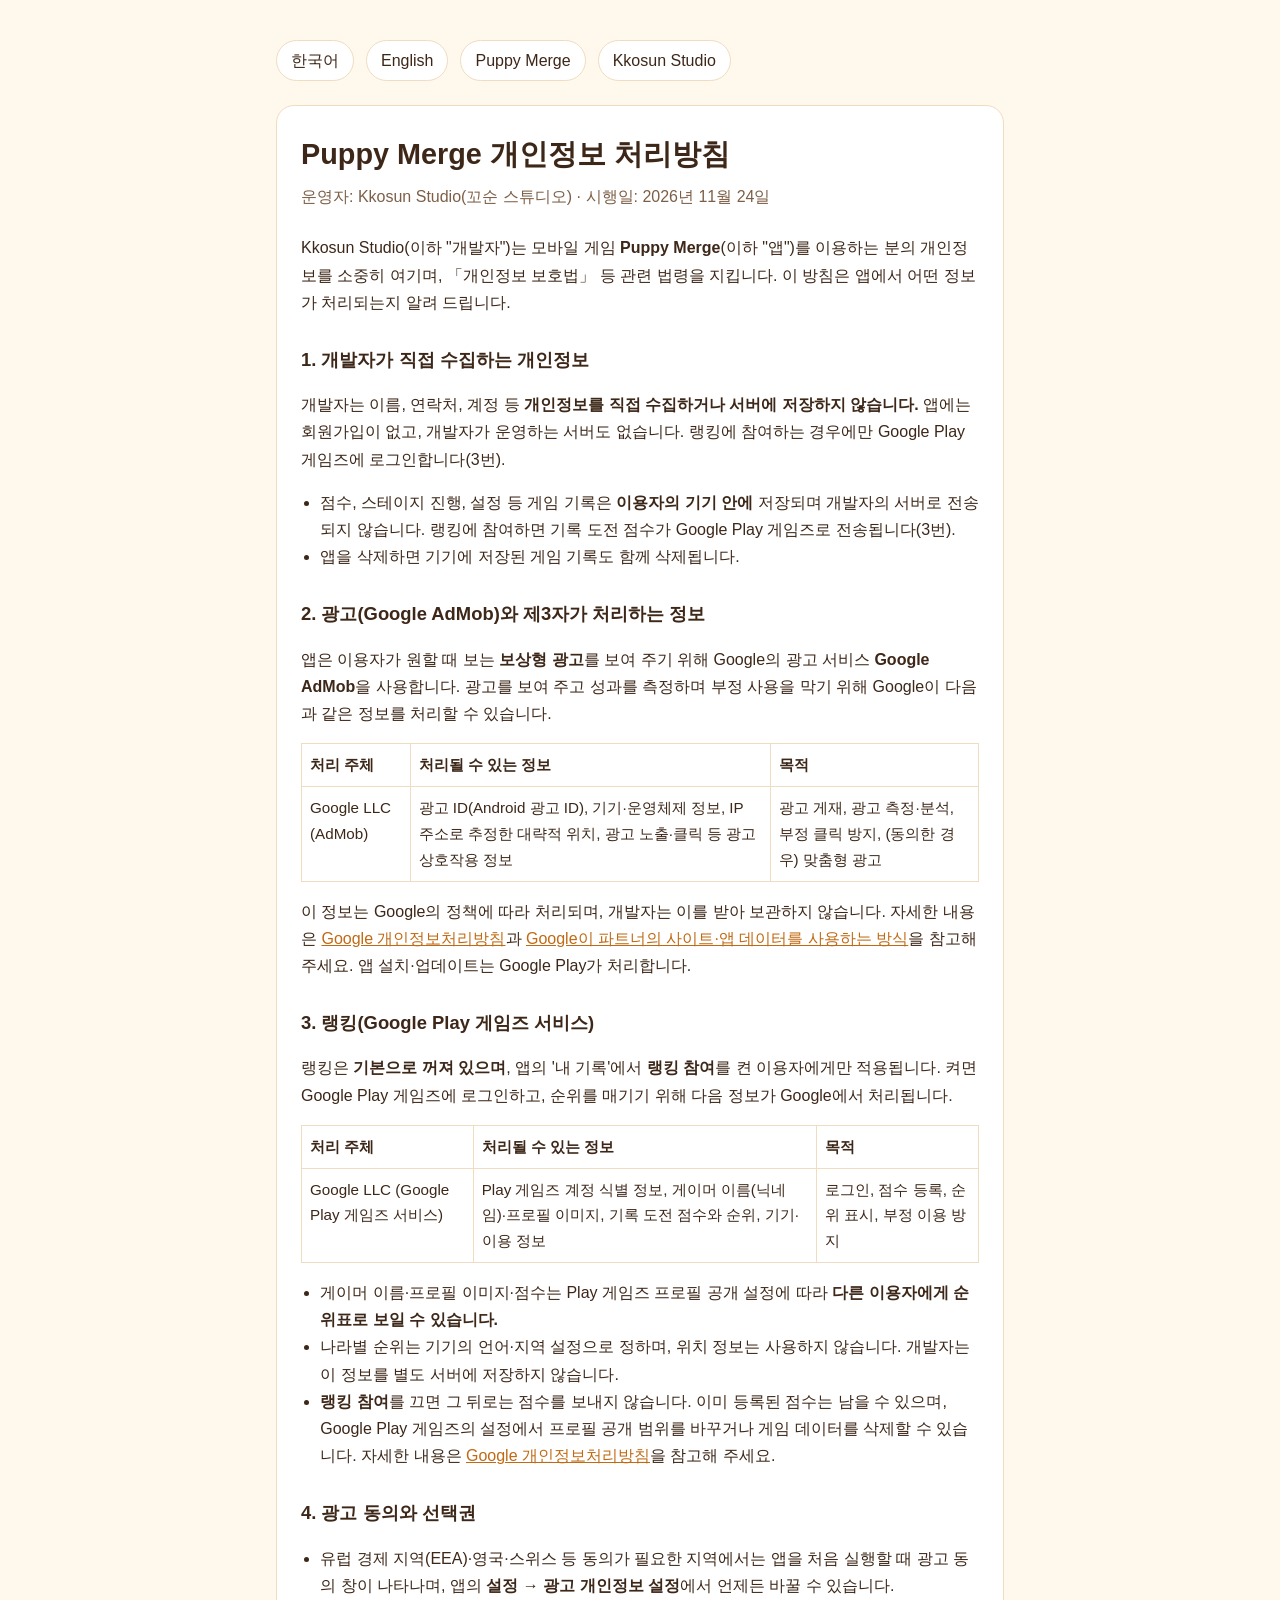
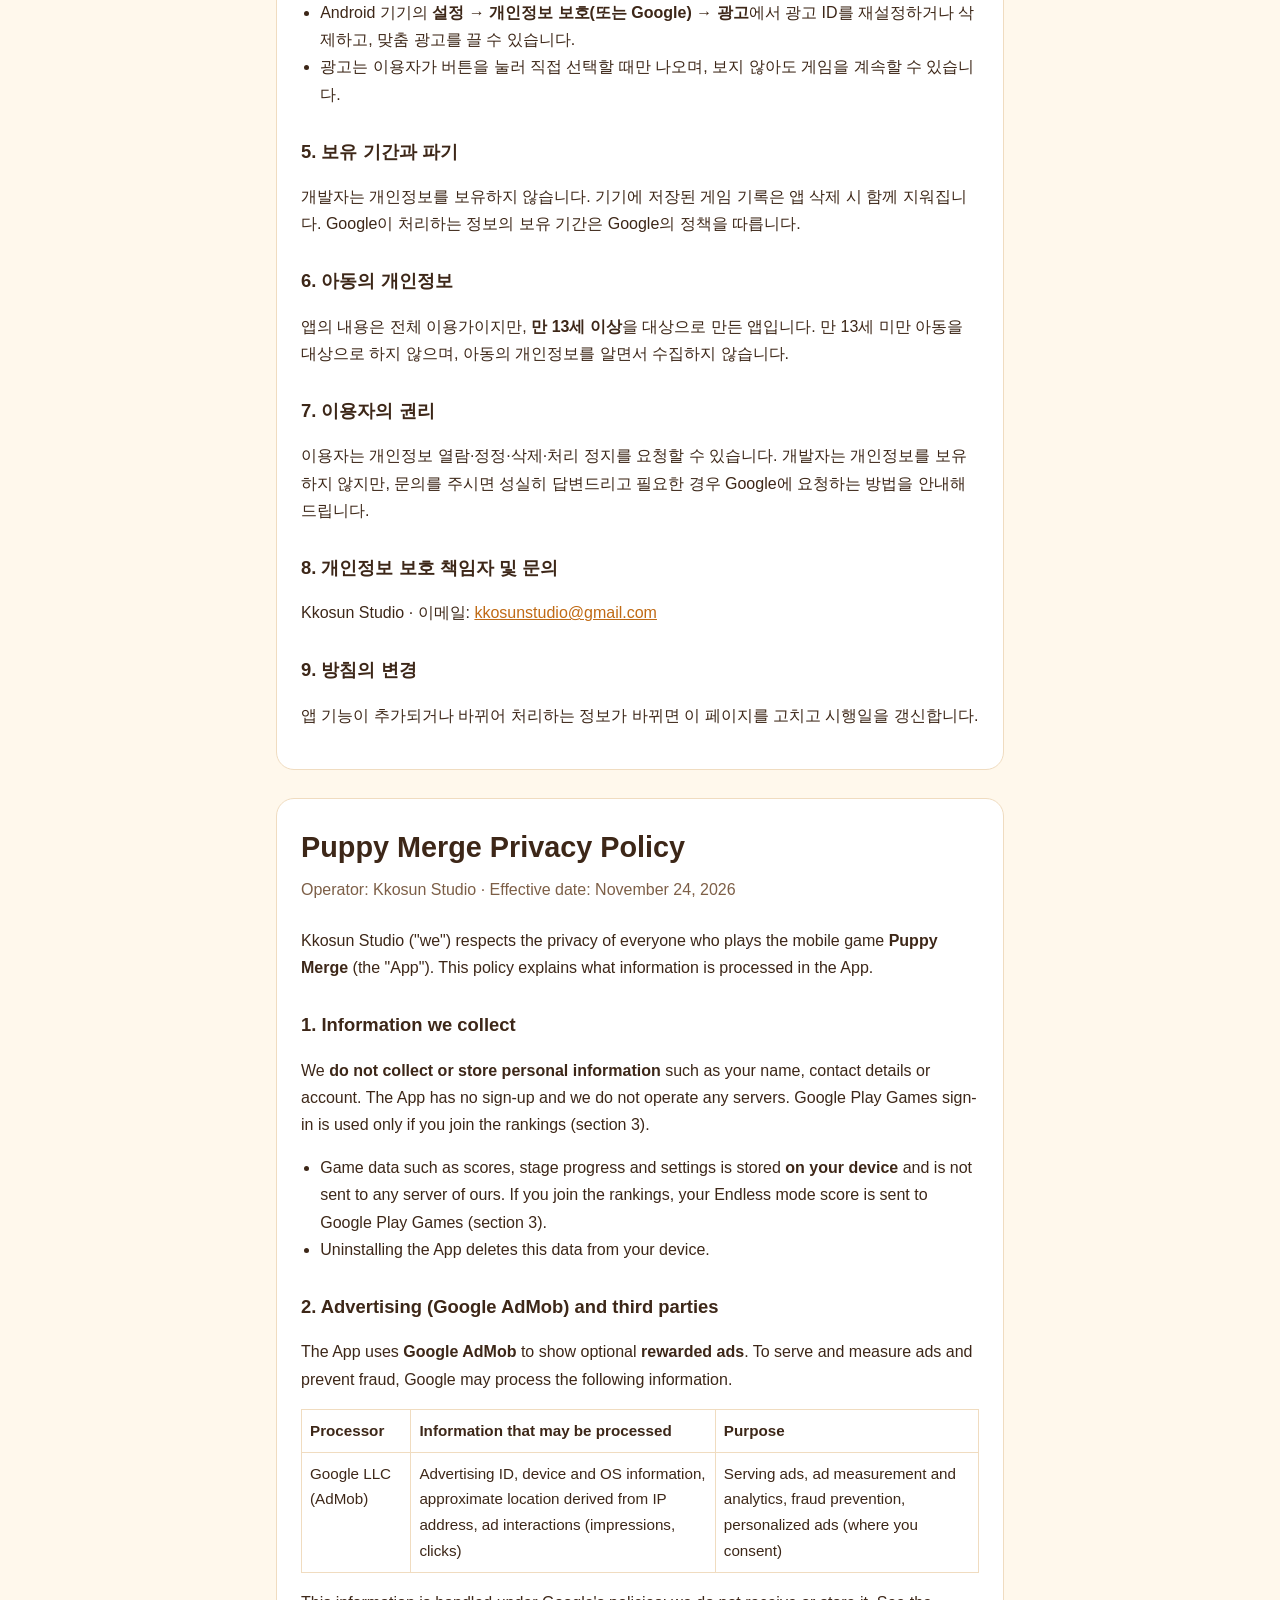
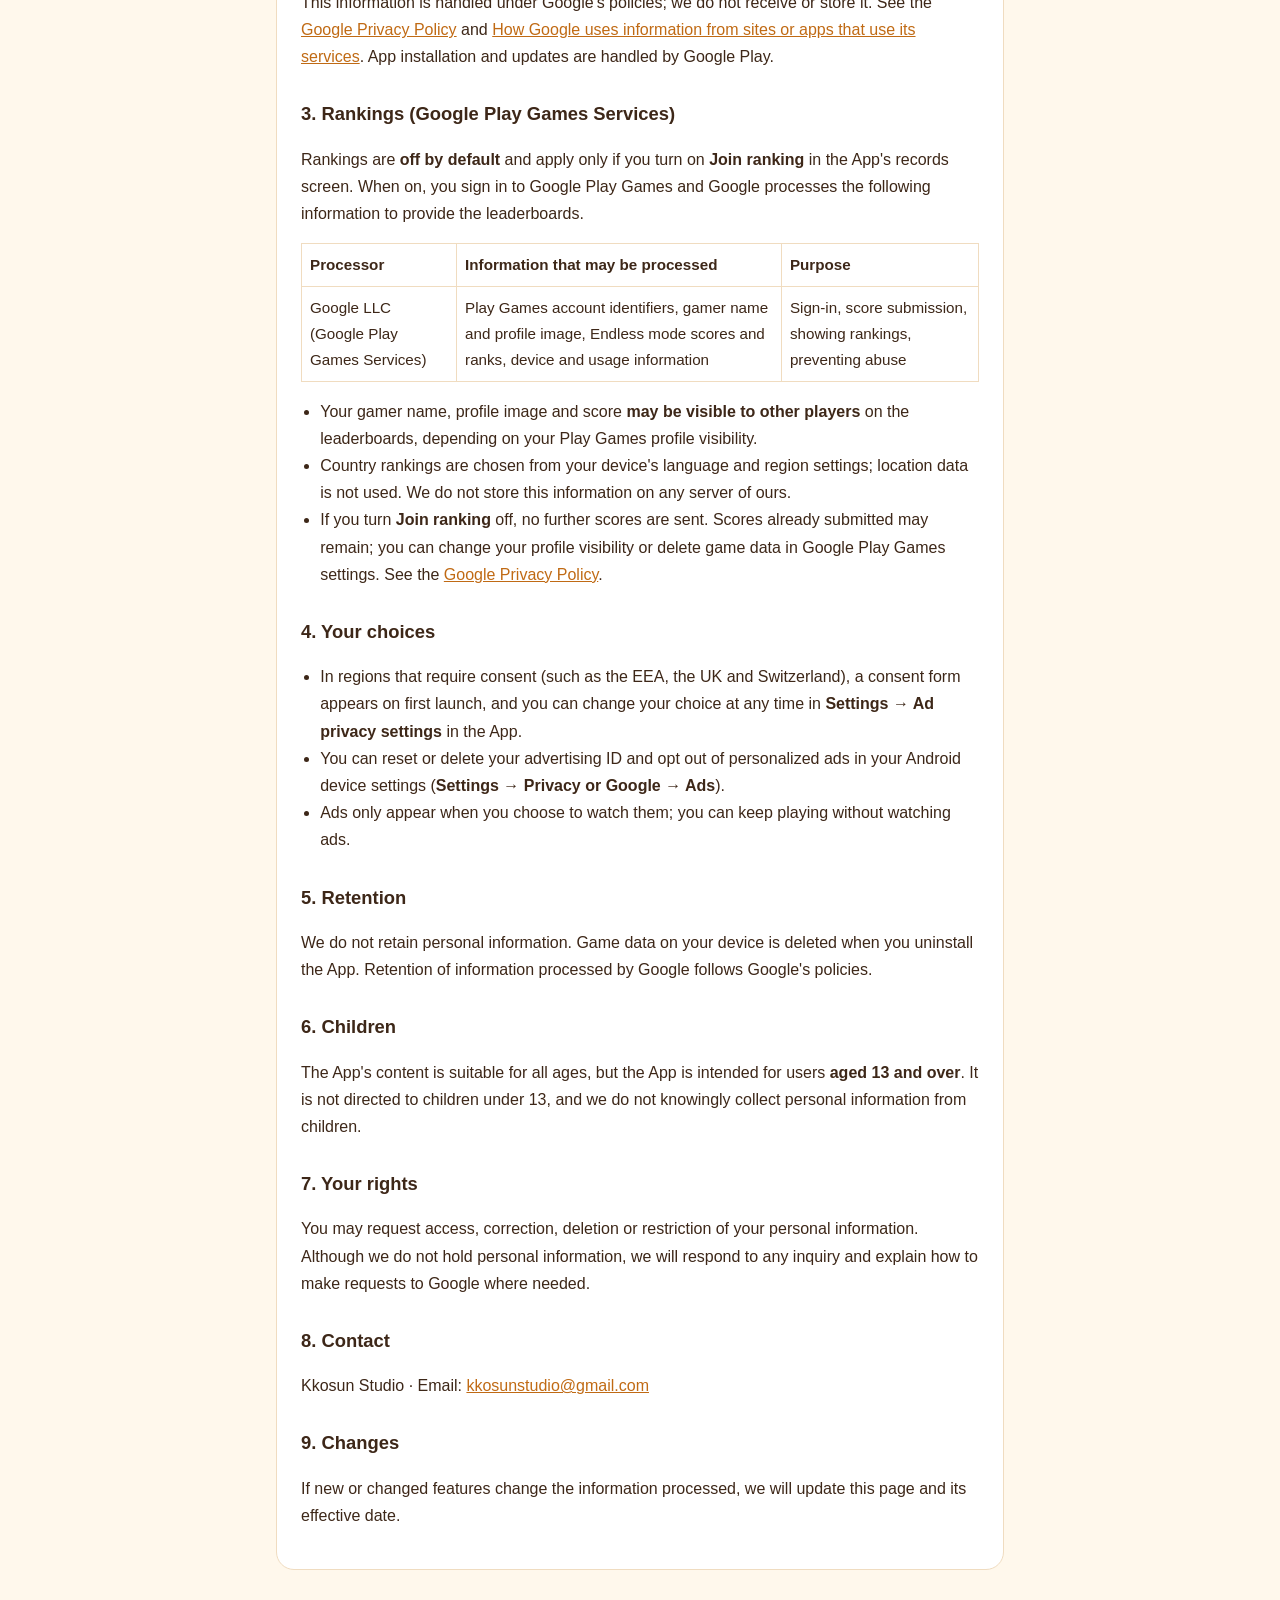
<file: puppy-merge/privacy/index.html>
<!doctype html>
<html lang="ko">
<head>
<meta charset="utf-8">
<meta name="viewport" content="width=device-width, initial-scale=1">
<title>Privacy Policy · Kkosun Studio</title>
<meta name="description" content="Puppy Merge 개인정보 처리방침 / Privacy Policy">
<link rel="stylesheet" href="/assets/site.css">
</head>
<body>
<main>
  <nav><a href="#ko">한국어</a><a href="#en">English</a><a href="/puppy-merge/">Puppy Merge</a><a href="/">Kkosun Studio</a></nav>

  <section class="lang" id="ko" lang="ko">
    <h1>Puppy Merge 개인정보 처리방침</h1>
    <p class="meta">운영자: Kkosun Studio(꼬순 스튜디오) · 시행일: 2026년 11월 24일</p>

    <p>Kkosun Studio(이하 "개발자")는 모바일 게임 <strong>Puppy Merge</strong>(이하 "앱")를 이용하는 분의 개인정보를 소중히 여기며, 「개인정보 보호법」 등 관련 법령을 지킵니다. 이 방침은 앱에서 어떤 정보가 처리되는지 알려 드립니다.</p>

    <h2>1. 개발자가 직접 수집하는 개인정보</h2>
    <p>개발자는 이름, 연락처, 계정 등 <strong>개인정보를 직접 수집하거나 서버에 저장하지 않습니다.</strong> 앱에는 회원가입이 없고, 개발자가 운영하는 서버도 없습니다. 랭킹에 참여하는 경우에만 Google Play 게임즈에 로그인합니다(3번).</p>
    <ul>
      <li>점수, 스테이지 진행, 설정 등 게임 기록은 <strong>이용자의 기기 안에</strong> 저장되며 개발자의 서버로 전송되지 않습니다. 랭킹에 참여하면 기록 도전 점수가 Google Play 게임즈로 전송됩니다(3번).</li>
      <li>앱을 삭제하면 기기에 저장된 게임 기록도 함께 삭제됩니다.</li>
    </ul>

    <h2>2. 광고(Google AdMob)와 제3자가 처리하는 정보</h2>
    <p>앱은 이용자가 원할 때 보는 <strong>보상형 광고</strong>를 보여 주기 위해 Google의 광고 서비스 <strong>Google AdMob</strong>을 사용합니다. 광고를 보여 주고 성과를 측정하며 부정 사용을 막기 위해 Google이 다음과 같은 정보를 처리할 수 있습니다.</p>
    <div class="table"><table>
      <tr><th>처리 주체</th><th>처리될 수 있는 정보</th><th>목적</th></tr>
      <tr><td>Google LLC (AdMob)</td><td>광고 ID(Android 광고 ID), 기기·운영체제 정보, IP 주소로 추정한 대략적 위치, 광고 노출·클릭 등 광고 상호작용 정보</td><td>광고 게재, 광고 측정·분석, 부정 클릭 방지, (동의한 경우) 맞춤형 광고</td></tr>
    </table></div>
    <p>이 정보는 Google의 정책에 따라 처리되며, 개발자는 이를 받아 보관하지 않습니다. 자세한 내용은 <a href="https://policies.google.com/privacy" target="_blank" rel="noopener">Google 개인정보처리방침</a>과 <a href="https://policies.google.com/technologies/partner-sites" target="_blank" rel="noopener">Google이 파트너의 사이트·앱 데이터를 사용하는 방식</a>을 참고해 주세요. 앱 설치·업데이트는 Google Play가 처리합니다.</p>

    <h2>3. 랭킹(Google Play 게임즈 서비스)</h2>
    <p>랭킹은 <strong>기본으로 꺼져 있으며</strong>, 앱의 '내 기록'에서 <strong>랭킹 참여</strong>를 켠 이용자에게만 적용됩니다. 켜면 Google Play 게임즈에 로그인하고, 순위를 매기기 위해 다음 정보가 Google에서 처리됩니다.</p>
    <div class="table"><table>
      <tr><th>처리 주체</th><th>처리될 수 있는 정보</th><th>목적</th></tr>
      <tr><td>Google LLC (Google Play 게임즈 서비스)</td><td>Play 게임즈 계정 식별 정보, 게이머 이름(닉네임)·프로필 이미지, 기록 도전 점수와 순위, 기기·이용 정보</td><td>로그인, 점수 등록, 순위 표시, 부정 이용 방지</td></tr>
    </table></div>
    <ul>
      <li>게이머 이름·프로필 이미지·점수는 Play 게임즈 프로필 공개 설정에 따라 <strong>다른 이용자에게 순위표로 보일 수 있습니다.</strong></li>
      <li>나라별 순위는 기기의 언어·지역 설정으로 정하며, 위치 정보는 사용하지 않습니다. 개발자는 이 정보를 별도 서버에 저장하지 않습니다.</li>
      <li><strong>랭킹 참여</strong>를 끄면 그 뒤로는 점수를 보내지 않습니다. 이미 등록된 점수는 남을 수 있으며, Google Play 게임즈의 설정에서 프로필 공개 범위를 바꾸거나 게임 데이터를 삭제할 수 있습니다. 자세한 내용은 <a href="https://policies.google.com/privacy" target="_blank" rel="noopener">Google 개인정보처리방침</a>을 참고해 주세요.</li>
    </ul>

    <h2>4. 광고 동의와 선택권</h2>
    <ul>
      <li>유럽 경제 지역(EEA)·영국·스위스 등 동의가 필요한 지역에서는 앱을 처음 실행할 때 광고 동의 창이 나타나며, 앱의 <strong>설정 → 광고 개인정보 설정</strong>에서 언제든 바꿀 수 있습니다.</li>
      <li>Android 기기의 <strong>설정 → 개인정보 보호(또는 Google) → 광고</strong>에서 광고 ID를 재설정하거나 삭제하고, 맞춤 광고를 끌 수 있습니다.</li>
      <li>광고는 이용자가 버튼을 눌러 직접 선택할 때만 나오며, 보지 않아도 게임을 계속할 수 있습니다.</li>
    </ul>

    <h2>5. 보유 기간과 파기</h2>
    <p>개발자는 개인정보를 보유하지 않습니다. 기기에 저장된 게임 기록은 앱 삭제 시 함께 지워집니다. Google이 처리하는 정보의 보유 기간은 Google의 정책을 따릅니다.</p>

    <h2>6. 아동의 개인정보</h2>
    <p>앱의 내용은 전체 이용가이지만, <strong>만 13세 이상</strong>을 대상으로 만든 앱입니다. 만 13세 미만 아동을 대상으로 하지 않으며, 아동의 개인정보를 알면서 수집하지 않습니다.</p>

    <h2>7. 이용자의 권리</h2>
    <p>이용자는 개인정보 열람·정정·삭제·처리 정지를 요청할 수 있습니다. 개발자는 개인정보를 보유하지 않지만, 문의를 주시면 성실히 답변드리고 필요한 경우 Google에 요청하는 방법을 안내해 드립니다.</p>

    <h2>8. 개인정보 보호 책임자 및 문의</h2>
    <p>Kkosun Studio · 이메일: <a href="mailto:kkosunstudio@gmail.com">kkosunstudio@gmail.com</a></p>

    <h2>9. 방침의 변경</h2>
    <p>앱 기능이 추가되거나 바뀌어 처리하는 정보가 바뀌면 이 페이지를 고치고 시행일을 갱신합니다.</p>
  </section>

  <section class="lang" id="en" lang="en">
    <h1>Puppy Merge Privacy Policy</h1>
    <p class="meta">Operator: Kkosun Studio · Effective date: November 24, 2026</p>

    <p>Kkosun Studio ("we") respects the privacy of everyone who plays the mobile game <strong>Puppy Merge</strong> (the "App"). This policy explains what information is processed in the App.</p>

    <h2>1. Information we collect</h2>
    <p>We <strong>do not collect or store personal information</strong> such as your name, contact details or account. The App has no sign-up and we do not operate any servers. Google Play Games sign-in is used only if you join the rankings (section 3).</p>
    <ul>
      <li>Game data such as scores, stage progress and settings is stored <strong>on your device</strong> and is not sent to any server of ours. If you join the rankings, your Endless mode score is sent to Google Play Games (section 3).</li>
      <li>Uninstalling the App deletes this data from your device.</li>
    </ul>

    <h2>2. Advertising (Google AdMob) and third parties</h2>
    <p>The App uses <strong>Google AdMob</strong> to show optional <strong>rewarded ads</strong>. To serve and measure ads and prevent fraud, Google may process the following information.</p>
    <div class="table"><table>
      <tr><th>Processor</th><th>Information that may be processed</th><th>Purpose</th></tr>
      <tr><td>Google LLC (AdMob)</td><td>Advertising ID, device and OS information, approximate location derived from IP address, ad interactions (impressions, clicks)</td><td>Serving ads, ad measurement and analytics, fraud prevention, personalized ads (where you consent)</td></tr>
    </table></div>
    <p>This information is handled under Google's policies; we do not receive or store it. See the <a href="https://policies.google.com/privacy" target="_blank" rel="noopener">Google Privacy Policy</a> and <a href="https://policies.google.com/technologies/partner-sites" target="_blank" rel="noopener">How Google uses information from sites or apps that use its services</a>. App installation and updates are handled by Google Play.</p>

    <h2>3. Rankings (Google Play Games Services)</h2>
    <p>Rankings are <strong>off by default</strong> and apply only if you turn on <strong>Join ranking</strong> in the App's records screen. When on, you sign in to Google Play Games and Google processes the following information to provide the leaderboards.</p>
    <div class="table"><table>
      <tr><th>Processor</th><th>Information that may be processed</th><th>Purpose</th></tr>
      <tr><td>Google LLC (Google Play Games Services)</td><td>Play Games account identifiers, gamer name and profile image, Endless mode scores and ranks, device and usage information</td><td>Sign-in, score submission, showing rankings, preventing abuse</td></tr>
    </table></div>
    <ul>
      <li>Your gamer name, profile image and score <strong>may be visible to other players</strong> on the leaderboards, depending on your Play Games profile visibility.</li>
      <li>Country rankings are chosen from your device's language and region settings; location data is not used. We do not store this information on any server of ours.</li>
      <li>If you turn <strong>Join ranking</strong> off, no further scores are sent. Scores already submitted may remain; you can change your profile visibility or delete game data in Google Play Games settings. See the <a href="https://policies.google.com/privacy" target="_blank" rel="noopener">Google Privacy Policy</a>.</li>
    </ul>

    <h2>4. Your choices</h2>
    <ul>
      <li>In regions that require consent (such as the EEA, the UK and Switzerland), a consent form appears on first launch, and you can change your choice at any time in <strong>Settings → Ad privacy settings</strong> in the App.</li>
      <li>You can reset or delete your advertising ID and opt out of personalized ads in your Android device settings (<strong>Settings → Privacy or Google → Ads</strong>).</li>
      <li>Ads only appear when you choose to watch them; you can keep playing without watching ads.</li>
    </ul>

    <h2>5. Retention</h2>
    <p>We do not retain personal information. Game data on your device is deleted when you uninstall the App. Retention of information processed by Google follows Google's policies.</p>

    <h2>6. Children</h2>
    <p>The App's content is suitable for all ages, but the App is intended for users <strong>aged 13 and over</strong>. It is not directed to children under 13, and we do not knowingly collect personal information from children.</p>

    <h2>7. Your rights</h2>
    <p>You may request access, correction, deletion or restriction of your personal information. Although we do not hold personal information, we will respond to any inquiry and explain how to make requests to Google where needed.</p>

    <h2>8. Contact</h2>
    <p>Kkosun Studio · Email: <a href="mailto:kkosunstudio@gmail.com">kkosunstudio@gmail.com</a></p>

    <h2>9. Changes</h2>
    <p>If new or changed features change the information processed, we will update this page and its effective date.</p>
  </section>
</main>
</body>
</html>
</file>
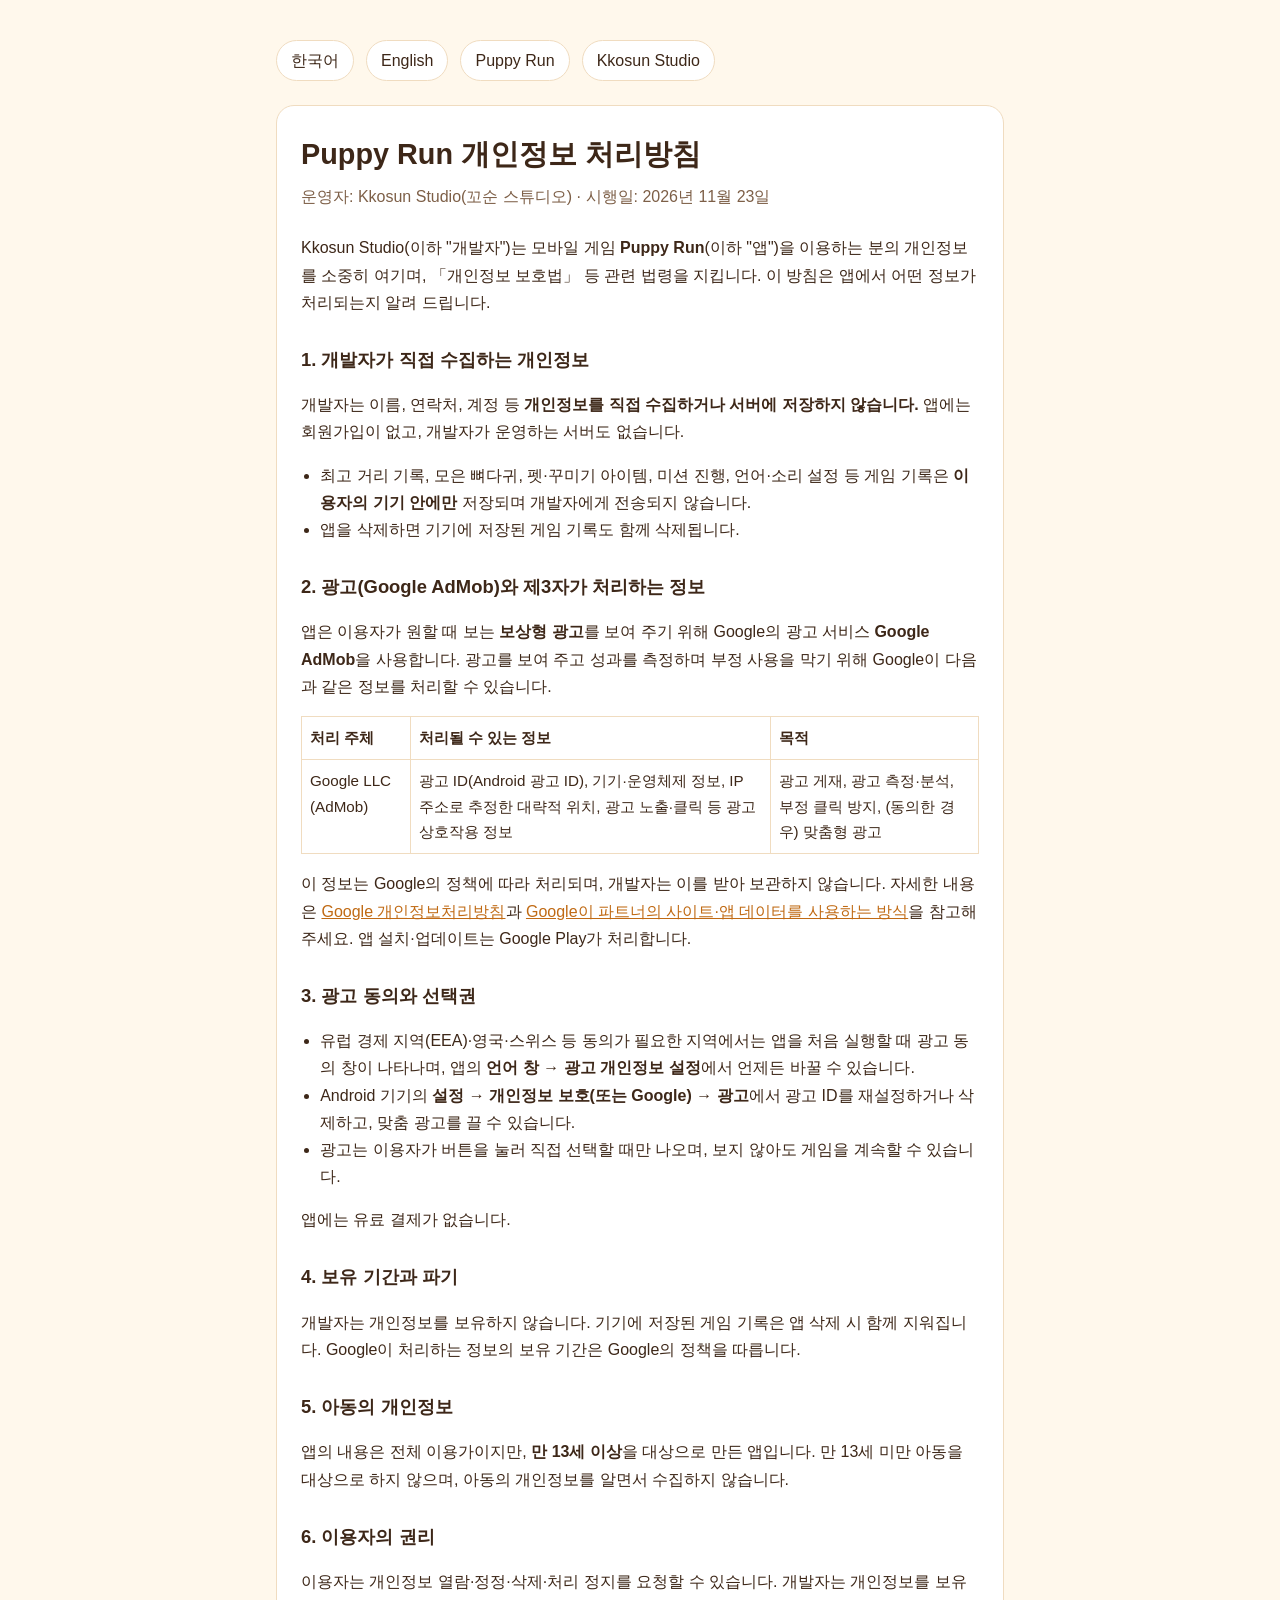
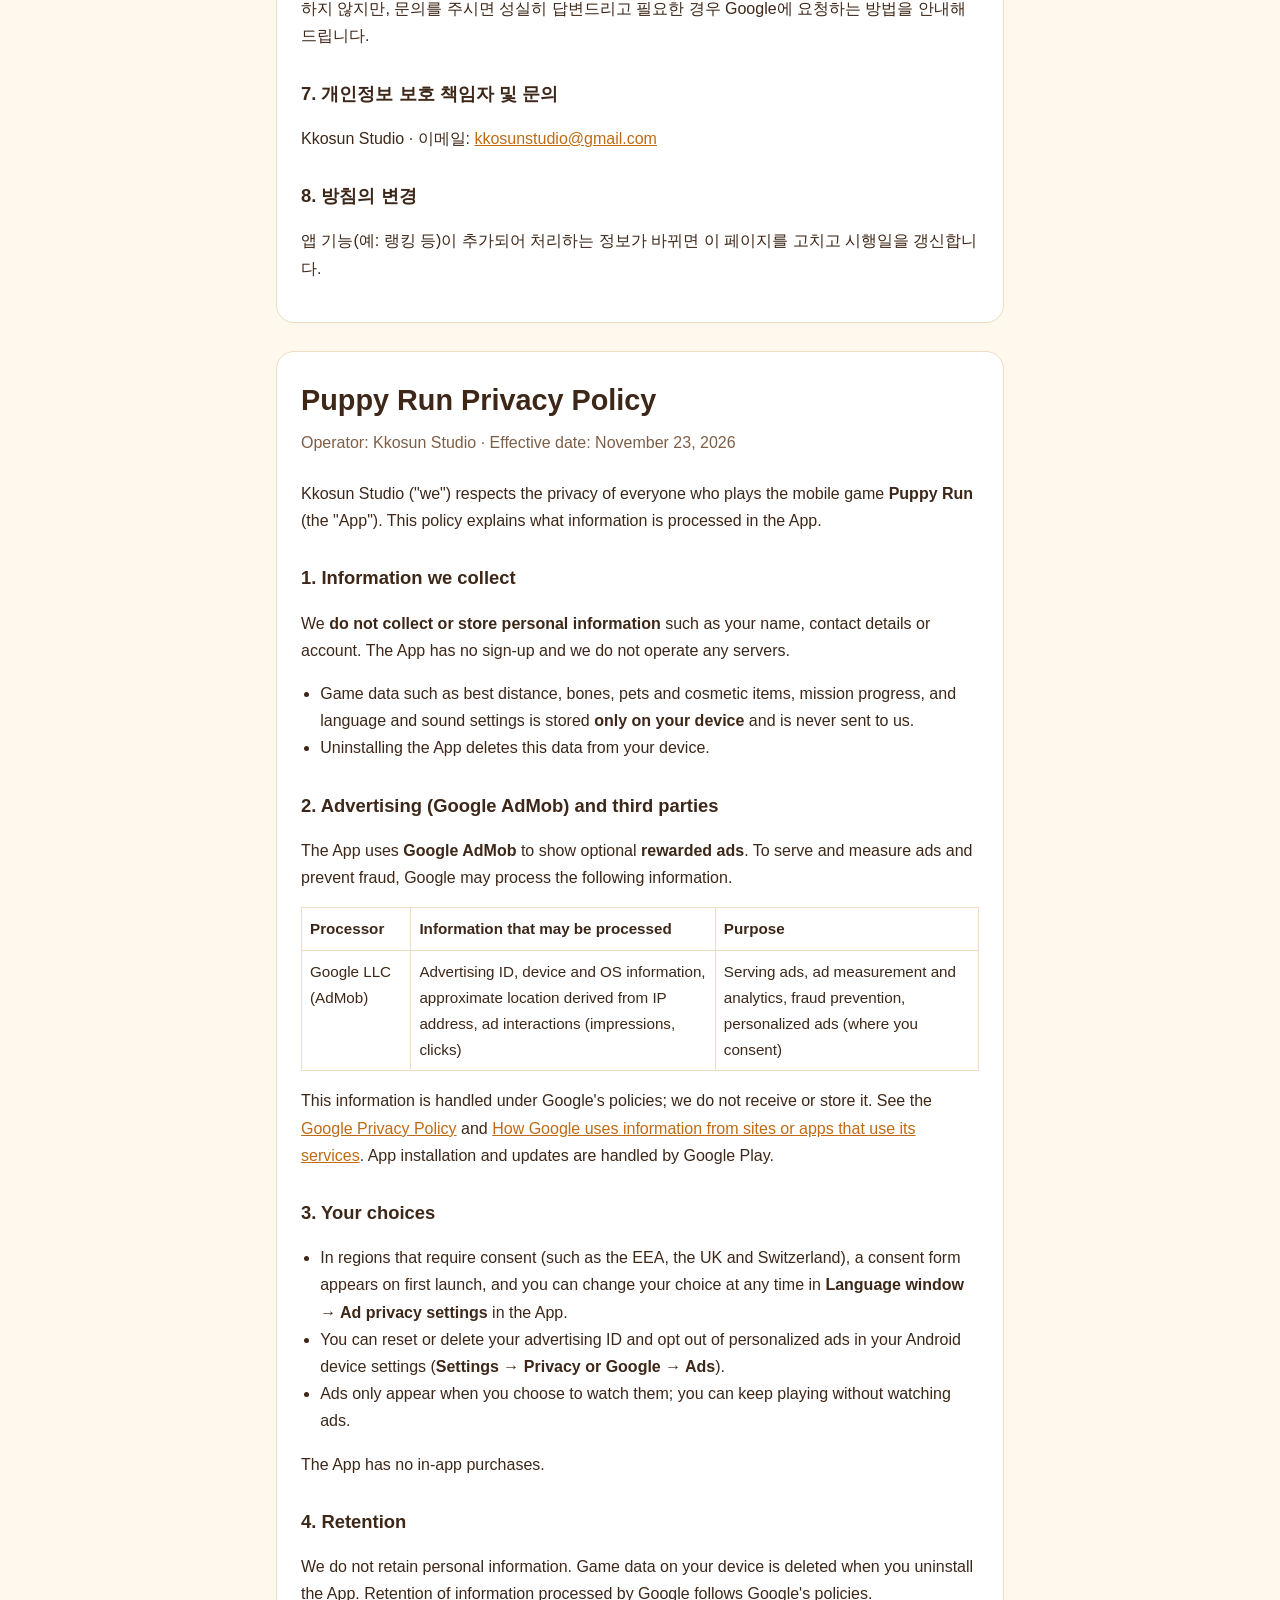
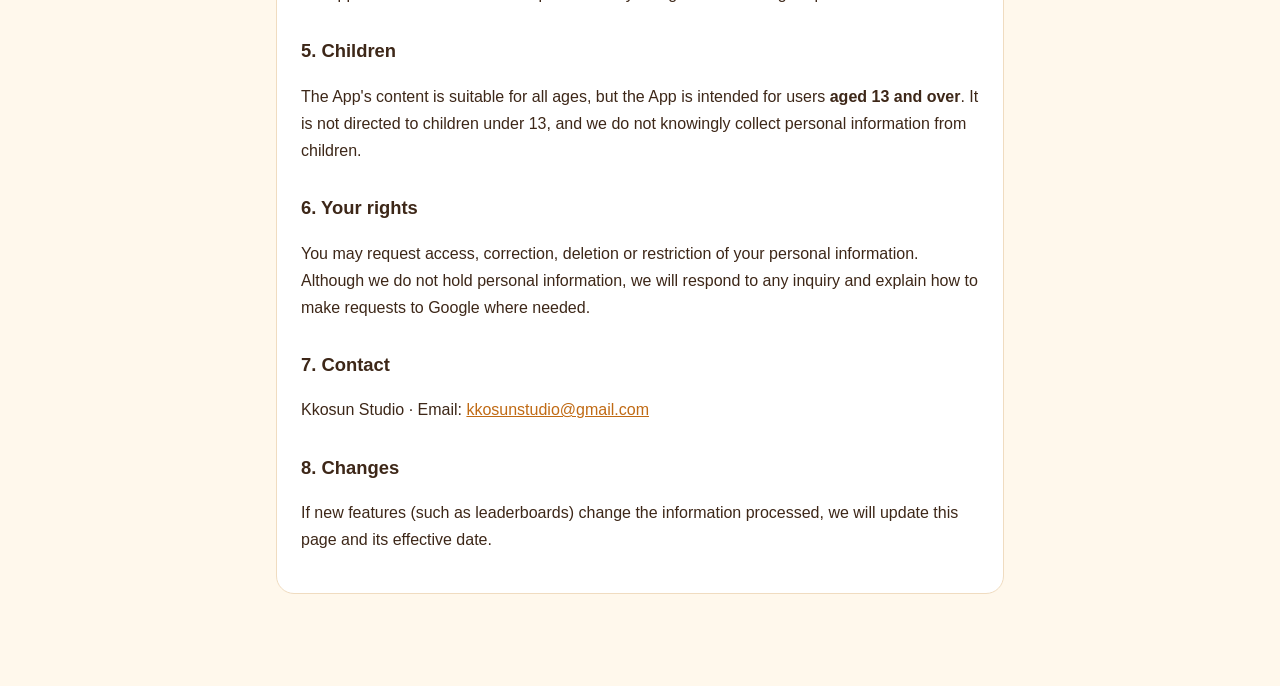
<file: puppy-run/privacy/index.html>
<!doctype html>
<html lang="ko">
<head>
<meta charset="utf-8">
<meta name="viewport" content="width=device-width, initial-scale=1">
<title>Privacy Policy · Kkosun Studio</title>
<meta name="description" content="Puppy Run 개인정보 처리방침 / Privacy Policy">
<link rel="stylesheet" href="/assets/site.css">
</head>
<body>
<main>
  <nav><a href="#ko">한국어</a><a href="#en">English</a><a href="/puppy-run/">Puppy Run</a><a href="/">Kkosun Studio</a></nav>

  <section class="lang" id="ko" lang="ko">
    <h1>Puppy Run 개인정보 처리방침</h1>
    <p class="meta">운영자: Kkosun Studio(꼬순 스튜디오) · 시행일: 2026년 11월 23일</p>

    <p>Kkosun Studio(이하 "개발자")는 모바일 게임 <strong>Puppy Run</strong>(이하 "앱")을 이용하는 분의 개인정보를 소중히 여기며, 「개인정보 보호법」 등 관련 법령을 지킵니다. 이 방침은 앱에서 어떤 정보가 처리되는지 알려 드립니다.</p>

    <h2>1. 개발자가 직접 수집하는 개인정보</h2>
    <p>개발자는 이름, 연락처, 계정 등 <strong>개인정보를 직접 수집하거나 서버에 저장하지 않습니다.</strong> 앱에는 회원가입이 없고, 개발자가 운영하는 서버도 없습니다.</p>
    <ul>
      <li>최고 거리 기록, 모은 뼈다귀, 펫·꾸미기 아이템, 미션 진행, 언어·소리 설정 등 게임 기록은 <strong>이용자의 기기 안에만</strong> 저장되며 개발자에게 전송되지 않습니다.</li>
      <li>앱을 삭제하면 기기에 저장된 게임 기록도 함께 삭제됩니다.</li>
    </ul>

    <h2>2. 광고(Google AdMob)와 제3자가 처리하는 정보</h2>
    <p>앱은 이용자가 원할 때 보는 <strong>보상형 광고</strong>를 보여 주기 위해 Google의 광고 서비스 <strong>Google AdMob</strong>을 사용합니다. 광고를 보여 주고 성과를 측정하며 부정 사용을 막기 위해 Google이 다음과 같은 정보를 처리할 수 있습니다.</p>
    <div class="table"><table>
      <tr><th>처리 주체</th><th>처리될 수 있는 정보</th><th>목적</th></tr>
      <tr><td>Google LLC (AdMob)</td><td>광고 ID(Android 광고 ID), 기기·운영체제 정보, IP 주소로 추정한 대략적 위치, 광고 노출·클릭 등 광고 상호작용 정보</td><td>광고 게재, 광고 측정·분석, 부정 클릭 방지, (동의한 경우) 맞춤형 광고</td></tr>
    </table></div>
    <p>이 정보는 Google의 정책에 따라 처리되며, 개발자는 이를 받아 보관하지 않습니다. 자세한 내용은 <a href="https://policies.google.com/privacy" target="_blank" rel="noopener">Google 개인정보처리방침</a>과 <a href="https://policies.google.com/technologies/partner-sites" target="_blank" rel="noopener">Google이 파트너의 사이트·앱 데이터를 사용하는 방식</a>을 참고해 주세요. 앱 설치·업데이트는 Google Play가 처리합니다.</p>

    <h2>3. 광고 동의와 선택권</h2>
    <ul>
      <li>유럽 경제 지역(EEA)·영국·스위스 등 동의가 필요한 지역에서는 앱을 처음 실행할 때 광고 동의 창이 나타나며, 앱의 <strong>언어 창 → 광고 개인정보 설정</strong>에서 언제든 바꿀 수 있습니다.</li>
      <li>Android 기기의 <strong>설정 → 개인정보 보호(또는 Google) → 광고</strong>에서 광고 ID를 재설정하거나 삭제하고, 맞춤 광고를 끌 수 있습니다.</li>
      <li>광고는 이용자가 버튼을 눌러 직접 선택할 때만 나오며, 보지 않아도 게임을 계속할 수 있습니다.</li>
    </ul>

    <p>앱에는 유료 결제가 없습니다.</p>

    <h2>4. 보유 기간과 파기</h2>
    <p>개발자는 개인정보를 보유하지 않습니다. 기기에 저장된 게임 기록은 앱 삭제 시 함께 지워집니다. Google이 처리하는 정보의 보유 기간은 Google의 정책을 따릅니다.</p>

    <h2>5. 아동의 개인정보</h2>
    <p>앱의 내용은 전체 이용가이지만, <strong>만 13세 이상</strong>을 대상으로 만든 앱입니다. 만 13세 미만 아동을 대상으로 하지 않으며, 아동의 개인정보를 알면서 수집하지 않습니다.</p>

    <h2>6. 이용자의 권리</h2>
    <p>이용자는 개인정보 열람·정정·삭제·처리 정지를 요청할 수 있습니다. 개발자는 개인정보를 보유하지 않지만, 문의를 주시면 성실히 답변드리고 필요한 경우 Google에 요청하는 방법을 안내해 드립니다.</p>

    <h2>7. 개인정보 보호 책임자 및 문의</h2>
    <p>Kkosun Studio · 이메일: <a href="mailto:kkosunstudio@gmail.com">kkosunstudio@gmail.com</a></p>

    <h2>8. 방침의 변경</h2>
    <p>앱 기능(예: 랭킹 등)이 추가되어 처리하는 정보가 바뀌면 이 페이지를 고치고 시행일을 갱신합니다.</p>
  </section>

  <section class="lang" id="en" lang="en">
    <h1>Puppy Run Privacy Policy</h1>
    <p class="meta">Operator: Kkosun Studio · Effective date: November 23, 2026</p>

    <p>Kkosun Studio ("we") respects the privacy of everyone who plays the mobile game <strong>Puppy Run</strong> (the "App"). This policy explains what information is processed in the App.</p>

    <h2>1. Information we collect</h2>
    <p>We <strong>do not collect or store personal information</strong> such as your name, contact details or account. The App has no sign-up and we do not operate any servers.</p>
    <ul>
      <li>Game data such as best distance, bones, pets and cosmetic items, mission progress, and language and sound settings is stored <strong>only on your device</strong> and is never sent to us.</li>
      <li>Uninstalling the App deletes this data from your device.</li>
    </ul>

    <h2>2. Advertising (Google AdMob) and third parties</h2>
    <p>The App uses <strong>Google AdMob</strong> to show optional <strong>rewarded ads</strong>. To serve and measure ads and prevent fraud, Google may process the following information.</p>
    <div class="table"><table>
      <tr><th>Processor</th><th>Information that may be processed</th><th>Purpose</th></tr>
      <tr><td>Google LLC (AdMob)</td><td>Advertising ID, device and OS information, approximate location derived from IP address, ad interactions (impressions, clicks)</td><td>Serving ads, ad measurement and analytics, fraud prevention, personalized ads (where you consent)</td></tr>
    </table></div>
    <p>This information is handled under Google's policies; we do not receive or store it. See the <a href="https://policies.google.com/privacy" target="_blank" rel="noopener">Google Privacy Policy</a> and <a href="https://policies.google.com/technologies/partner-sites" target="_blank" rel="noopener">How Google uses information from sites or apps that use its services</a>. App installation and updates are handled by Google Play.</p>

    <h2>3. Your choices</h2>
    <ul>
      <li>In regions that require consent (such as the EEA, the UK and Switzerland), a consent form appears on first launch, and you can change your choice at any time in <strong>Language window → Ad privacy settings</strong> in the App.</li>
      <li>You can reset or delete your advertising ID and opt out of personalized ads in your Android device settings (<strong>Settings → Privacy or Google → Ads</strong>).</li>
      <li>Ads only appear when you choose to watch them; you can keep playing without watching ads.</li>
    </ul>

    <p>The App has no in-app purchases.</p>

    <h2>4. Retention</h2>
    <p>We do not retain personal information. Game data on your device is deleted when you uninstall the App. Retention of information processed by Google follows Google's policies.</p>

    <h2>5. Children</h2>
    <p>The App's content is suitable for all ages, but the App is intended for users <strong>aged 13 and over</strong>. It is not directed to children under 13, and we do not knowingly collect personal information from children.</p>

    <h2>6. Your rights</h2>
    <p>You may request access, correction, deletion or restriction of your personal information. Although we do not hold personal information, we will respond to any inquiry and explain how to make requests to Google where needed.</p>

    <h2>7. Contact</h2>
    <p>Kkosun Studio · Email: <a href="mailto:kkosunstudio@gmail.com">kkosunstudio@gmail.com</a></p>

    <h2>8. Changes</h2>
    <p>If new features (such as leaderboards) change the information processed, we will update this page and its effective date.</p>
  </section>
</main>
</body>
</html>
</file>
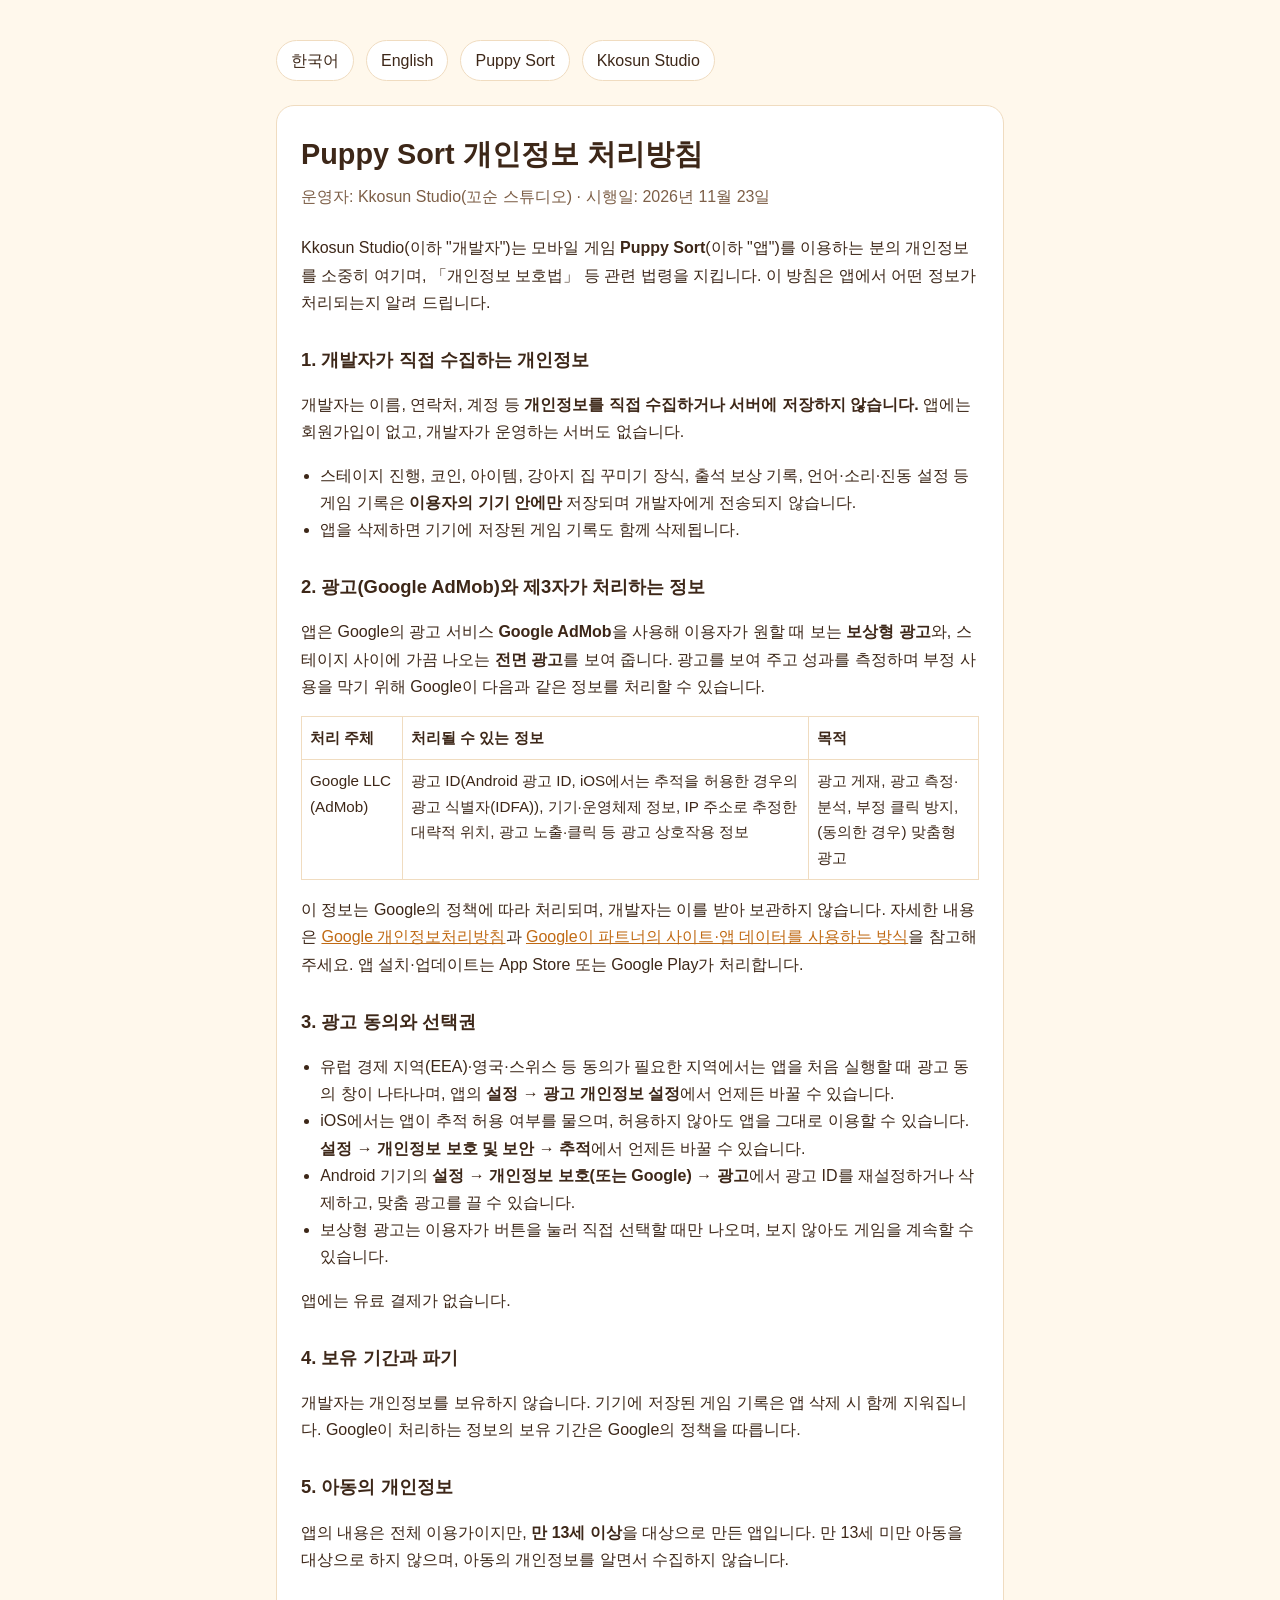
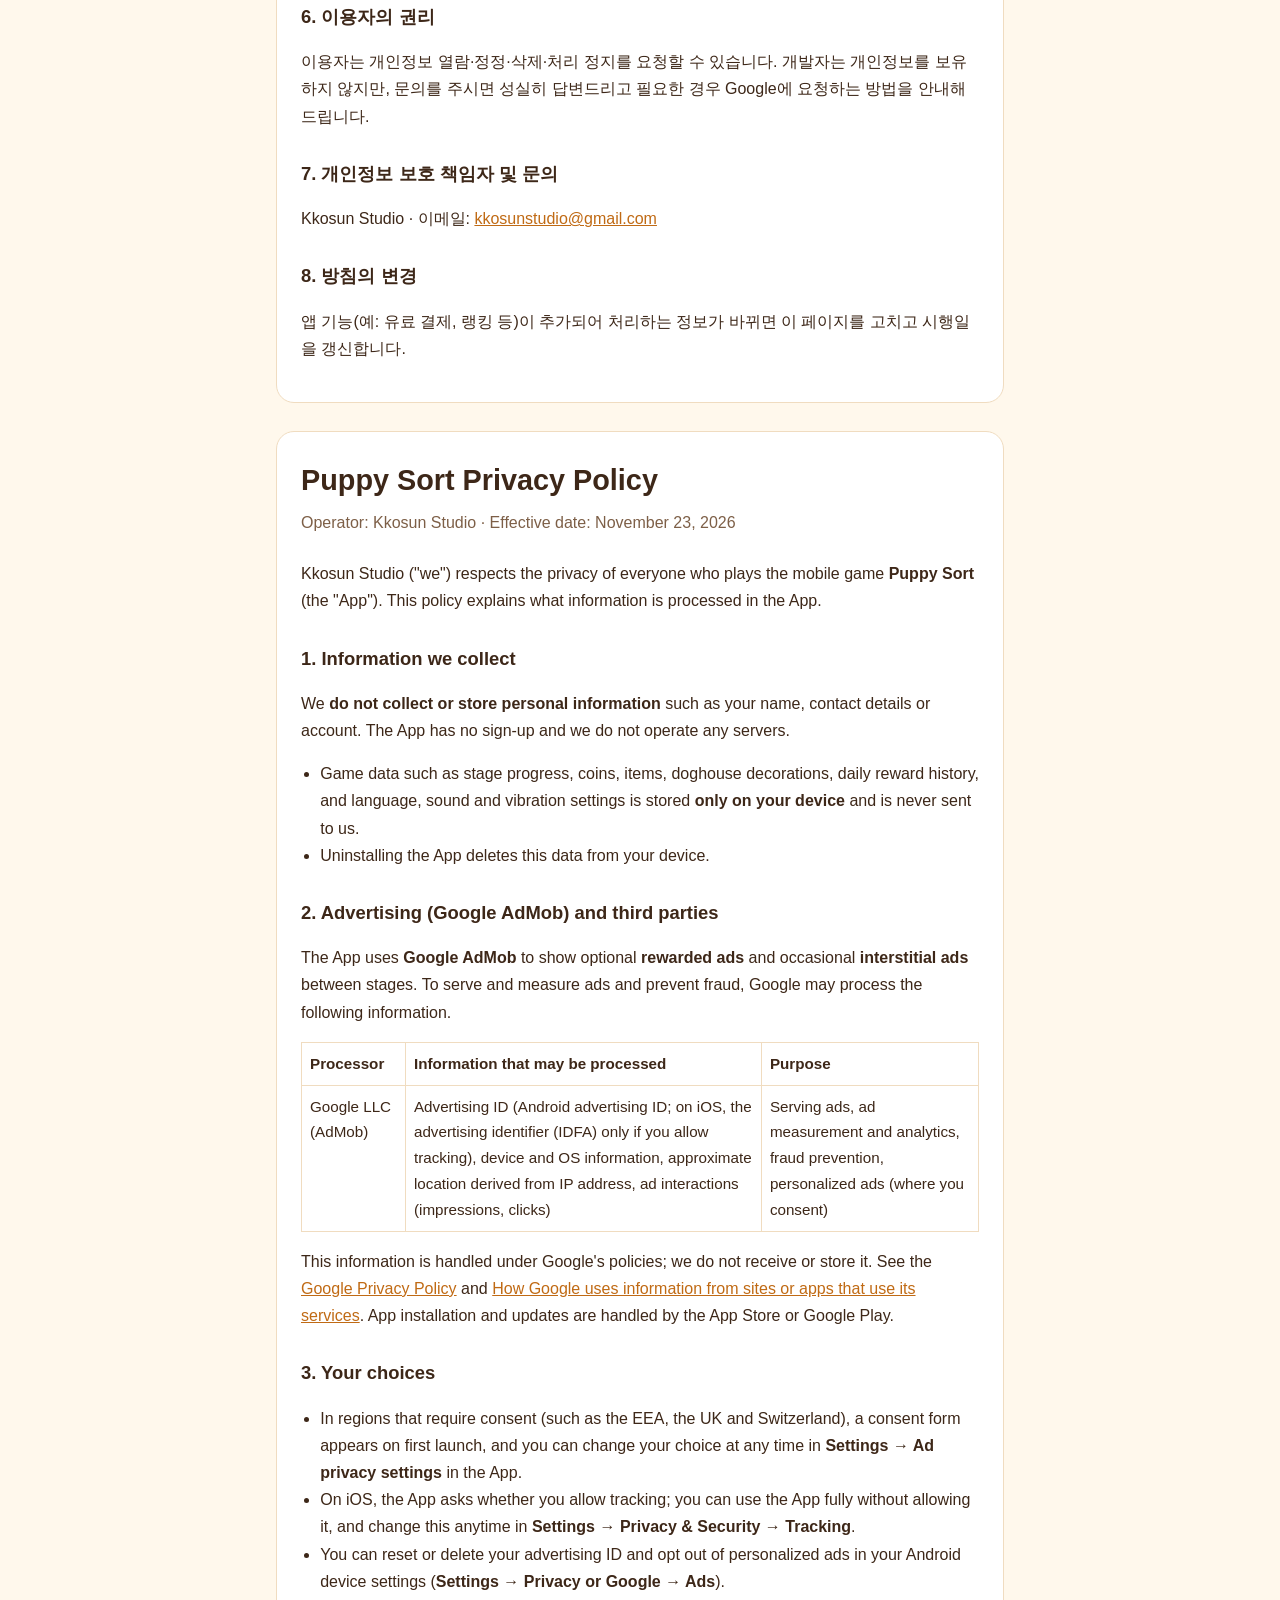
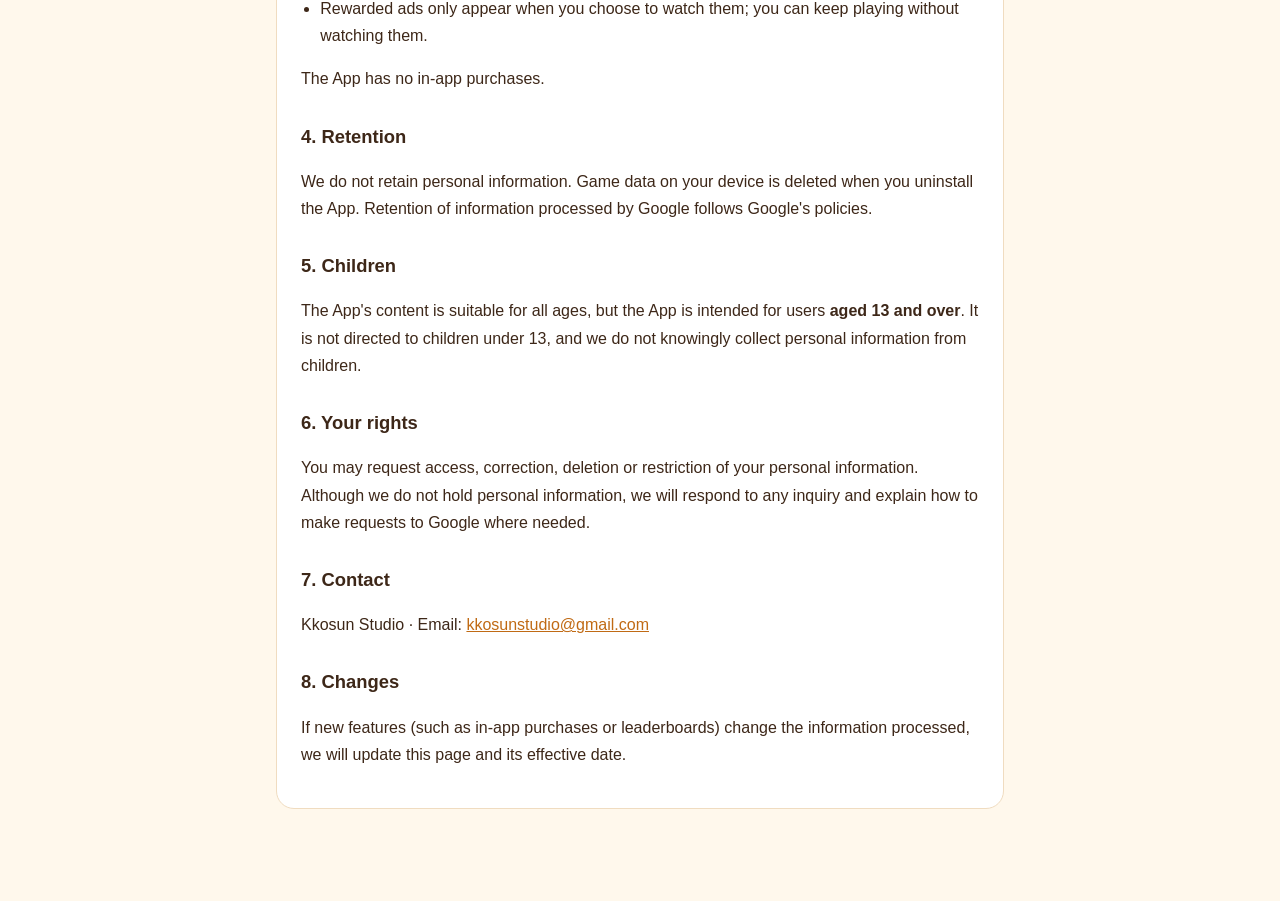
<file: puppy-sort/privacy/index.html>
<!doctype html>
<html lang="ko">
<head>
<meta charset="utf-8">
<meta name="viewport" content="width=device-width, initial-scale=1">
<title>Privacy Policy · Kkosun Studio</title>
<meta name="description" content="Puppy Sort 개인정보 처리방침 / Privacy Policy">
<link rel="stylesheet" href="/assets/site.css">
</head>
<body>
<main>
  <nav><a href="#ko">한국어</a><a href="#en">English</a><a href="/puppy-sort/">Puppy Sort</a><a href="/">Kkosun Studio</a></nav>

  <section class="lang" id="ko" lang="ko">
    <h1>Puppy Sort 개인정보 처리방침</h1>
    <p class="meta">운영자: Kkosun Studio(꼬순 스튜디오) · 시행일: 2026년 11월 23일</p>

    <p>Kkosun Studio(이하 "개발자")는 모바일 게임 <strong>Puppy Sort</strong>(이하 "앱")를 이용하는 분의 개인정보를 소중히 여기며, 「개인정보 보호법」 등 관련 법령을 지킵니다. 이 방침은 앱에서 어떤 정보가 처리되는지 알려 드립니다.</p>

    <h2>1. 개발자가 직접 수집하는 개인정보</h2>
    <p>개발자는 이름, 연락처, 계정 등 <strong>개인정보를 직접 수집하거나 서버에 저장하지 않습니다.</strong> 앱에는 회원가입이 없고, 개발자가 운영하는 서버도 없습니다.</p>
    <ul>
      <li>스테이지 진행, 코인, 아이템, 강아지 집 꾸미기 장식, 출석 보상 기록, 언어·소리·진동 설정 등 게임 기록은 <strong>이용자의 기기 안에만</strong> 저장되며 개발자에게 전송되지 않습니다.</li>
      <li>앱을 삭제하면 기기에 저장된 게임 기록도 함께 삭제됩니다.</li>
    </ul>

    <h2>2. 광고(Google AdMob)와 제3자가 처리하는 정보</h2>
    <p>앱은 Google의 광고 서비스 <strong>Google AdMob</strong>을 사용해 이용자가 원할 때 보는 <strong>보상형 광고</strong>와, 스테이지 사이에 가끔 나오는 <strong>전면 광고</strong>를 보여 줍니다. 광고를 보여 주고 성과를 측정하며 부정 사용을 막기 위해 Google이 다음과 같은 정보를 처리할 수 있습니다.</p>
    <div class="table"><table>
      <tr><th>처리 주체</th><th>처리될 수 있는 정보</th><th>목적</th></tr>
      <tr><td>Google LLC (AdMob)</td><td>광고 ID(Android 광고 ID, iOS에서는 추적을 허용한 경우의 광고 식별자(IDFA)), 기기·운영체제 정보, IP 주소로 추정한 대략적 위치, 광고 노출·클릭 등 광고 상호작용 정보</td><td>광고 게재, 광고 측정·분석, 부정 클릭 방지, (동의한 경우) 맞춤형 광고</td></tr>
    </table></div>
    <p>이 정보는 Google의 정책에 따라 처리되며, 개발자는 이를 받아 보관하지 않습니다. 자세한 내용은 <a href="https://policies.google.com/privacy" target="_blank" rel="noopener">Google 개인정보처리방침</a>과 <a href="https://policies.google.com/technologies/partner-sites" target="_blank" rel="noopener">Google이 파트너의 사이트·앱 데이터를 사용하는 방식</a>을 참고해 주세요. 앱 설치·업데이트는 App Store 또는 Google Play가 처리합니다.</p>

    <h2>3. 광고 동의와 선택권</h2>
    <ul>
      <li>유럽 경제 지역(EEA)·영국·스위스 등 동의가 필요한 지역에서는 앱을 처음 실행할 때 광고 동의 창이 나타나며, 앱의 <strong>설정 → 광고 개인정보 설정</strong>에서 언제든 바꿀 수 있습니다.</li>
      <li>iOS에서는 앱이 추적 허용 여부를 물으며, 허용하지 않아도 앱을 그대로 이용할 수 있습니다. <strong>설정 → 개인정보 보호 및 보안 → 추적</strong>에서 언제든 바꿀 수 있습니다.</li>
      <li>Android 기기의 <strong>설정 → 개인정보 보호(또는 Google) → 광고</strong>에서 광고 ID를 재설정하거나 삭제하고, 맞춤 광고를 끌 수 있습니다.</li>
      <li>보상형 광고는 이용자가 버튼을 눌러 직접 선택할 때만 나오며, 보지 않아도 게임을 계속할 수 있습니다.</li>
    </ul>

    <p>앱에는 유료 결제가 없습니다.</p>

    <h2>4. 보유 기간과 파기</h2>
    <p>개발자는 개인정보를 보유하지 않습니다. 기기에 저장된 게임 기록은 앱 삭제 시 함께 지워집니다. Google이 처리하는 정보의 보유 기간은 Google의 정책을 따릅니다.</p>

    <h2>5. 아동의 개인정보</h2>
    <p>앱의 내용은 전체 이용가이지만, <strong>만 13세 이상</strong>을 대상으로 만든 앱입니다. 만 13세 미만 아동을 대상으로 하지 않으며, 아동의 개인정보를 알면서 수집하지 않습니다.</p>

    <h2>6. 이용자의 권리</h2>
    <p>이용자는 개인정보 열람·정정·삭제·처리 정지를 요청할 수 있습니다. 개발자는 개인정보를 보유하지 않지만, 문의를 주시면 성실히 답변드리고 필요한 경우 Google에 요청하는 방법을 안내해 드립니다.</p>

    <h2>7. 개인정보 보호 책임자 및 문의</h2>
    <p>Kkosun Studio · 이메일: <a href="mailto:kkosunstudio@gmail.com">kkosunstudio@gmail.com</a></p>

    <h2>8. 방침의 변경</h2>
    <p>앱 기능(예: 유료 결제, 랭킹 등)이 추가되어 처리하는 정보가 바뀌면 이 페이지를 고치고 시행일을 갱신합니다.</p>
  </section>

  <section class="lang" id="en" lang="en">
    <h1>Puppy Sort Privacy Policy</h1>
    <p class="meta">Operator: Kkosun Studio · Effective date: November 23, 2026</p>

    <p>Kkosun Studio ("we") respects the privacy of everyone who plays the mobile game <strong>Puppy Sort</strong> (the "App"). This policy explains what information is processed in the App.</p>

    <h2>1. Information we collect</h2>
    <p>We <strong>do not collect or store personal information</strong> such as your name, contact details or account. The App has no sign-up and we do not operate any servers.</p>
    <ul>
      <li>Game data such as stage progress, coins, items, doghouse decorations, daily reward history, and language, sound and vibration settings is stored <strong>only on your device</strong> and is never sent to us.</li>
      <li>Uninstalling the App deletes this data from your device.</li>
    </ul>

    <h2>2. Advertising (Google AdMob) and third parties</h2>
    <p>The App uses <strong>Google AdMob</strong> to show optional <strong>rewarded ads</strong> and occasional <strong>interstitial ads</strong> between stages. To serve and measure ads and prevent fraud, Google may process the following information.</p>
    <div class="table"><table>
      <tr><th>Processor</th><th>Information that may be processed</th><th>Purpose</th></tr>
      <tr><td>Google LLC (AdMob)</td><td>Advertising ID (Android advertising ID; on iOS, the advertising identifier (IDFA) only if you allow tracking), device and OS information, approximate location derived from IP address, ad interactions (impressions, clicks)</td><td>Serving ads, ad measurement and analytics, fraud prevention, personalized ads (where you consent)</td></tr>
    </table></div>
    <p>This information is handled under Google's policies; we do not receive or store it. See the <a href="https://policies.google.com/privacy" target="_blank" rel="noopener">Google Privacy Policy</a> and <a href="https://policies.google.com/technologies/partner-sites" target="_blank" rel="noopener">How Google uses information from sites or apps that use its services</a>. App installation and updates are handled by the App Store or Google Play.</p>

    <h2>3. Your choices</h2>
    <ul>
      <li>In regions that require consent (such as the EEA, the UK and Switzerland), a consent form appears on first launch, and you can change your choice at any time in <strong>Settings → Ad privacy settings</strong> in the App.</li>
      <li>On iOS, the App asks whether you allow tracking; you can use the App fully without allowing it, and change this anytime in <strong>Settings → Privacy &amp; Security → Tracking</strong>.</li>
      <li>You can reset or delete your advertising ID and opt out of personalized ads in your Android device settings (<strong>Settings → Privacy or Google → Ads</strong>).</li>
      <li>Rewarded ads only appear when you choose to watch them; you can keep playing without watching them.</li>
    </ul>

    <p>The App has no in-app purchases.</p>

    <h2>4. Retention</h2>
    <p>We do not retain personal information. Game data on your device is deleted when you uninstall the App. Retention of information processed by Google follows Google's policies.</p>

    <h2>5. Children</h2>
    <p>The App's content is suitable for all ages, but the App is intended for users <strong>aged 13 and over</strong>. It is not directed to children under 13, and we do not knowingly collect personal information from children.</p>

    <h2>6. Your rights</h2>
    <p>You may request access, correction, deletion or restriction of your personal information. Although we do not hold personal information, we will respond to any inquiry and explain how to make requests to Google where needed.</p>

    <h2>7. Contact</h2>
    <p>Kkosun Studio · Email: <a href="mailto:kkosunstudio@gmail.com">kkosunstudio@gmail.com</a></p>

    <h2>8. Changes</h2>
    <p>If new features (such as in-app purchases or leaderboards) change the information processed, we will update this page and its effective date.</p>
  </section>
</main>
</body>
</html>
</file>
<file: assets/site.css>
/* 꼬순 스튜디오 사이트 공통 스타일(모든 페이지가 함께 씀) */
:root { --bg: #fff8ec; --card: #ffffff; --ink: #3d2718; --sub: #7d5f47; --accent: #c06a14; --line: #f0dcc0; }
@media (prefers-color-scheme: dark) {
  :root { --bg: #1f1812; --card: #2a2119; --ink: #f6e7d3; --sub: #c9ae92; --accent: #f3b25a; --line: #3d3025; }
}
* { box-sizing: border-box; }
body { margin: 0; background: var(--bg); color: var(--ink); font-family: -apple-system, BlinkMacSystemFont, "Apple SD Gothic Neo", "Noto Sans KR", "Segoe UI", sans-serif; line-height: 1.7; }
main { max-width: 760px; margin: 0 auto; padding: 40px 16px 64px; }
a { color: var(--accent); overflow-wrap: anywhere; }
h1 { font-size: 1.8rem; margin: 0 0 4px; }
h2 { font-size: 1.15rem; margin: 28px 0 8px; }
ul { padding-left: 1.2em; }
.lead, .meta { color: var(--sub); margin: 0 0 24px; }
footer { margin-top: 40px; font-size: .9rem; color: var(--sub); }

/* 위쪽 이동 버튼 */
nav { display: flex; flex-wrap: wrap; gap: 12px; margin-bottom: 24px; }
nav a { padding: 6px 14px; border: 1px solid var(--line); border-radius: 999px; text-decoration: none; color: var(--ink); background: var(--card); }

/* 앱 카드(첫 화면 목록·앱 소개) */
.apps { display: grid; gap: 16px; }
.app { display: flex; gap: 20px; align-items: center; background: var(--card); border: 1px solid var(--line); border-radius: 20px; padding: 20px; }
.app img { width: 96px; height: 96px; border-radius: 22px; flex: none; }
.app h2 { margin: 0 0 4px; font-size: 1.3rem; }
.app p { margin: 0 0 8px; color: var(--sub); }
.links { display: flex; flex-wrap: wrap; gap: 8px 16px; }

/* 처리방침 등 긴 글 */
section.lang { background: var(--card); border: 1px solid var(--line); border-radius: 18px; padding: 24px; margin-bottom: 28px; }
.table { overflow-x: auto; }
table { border-collapse: collapse; width: 100%; font-size: .95rem; }
th, td { border: 1px solid var(--line); padding: 8px; text-align: left; vertical-align: top; }
</file>
